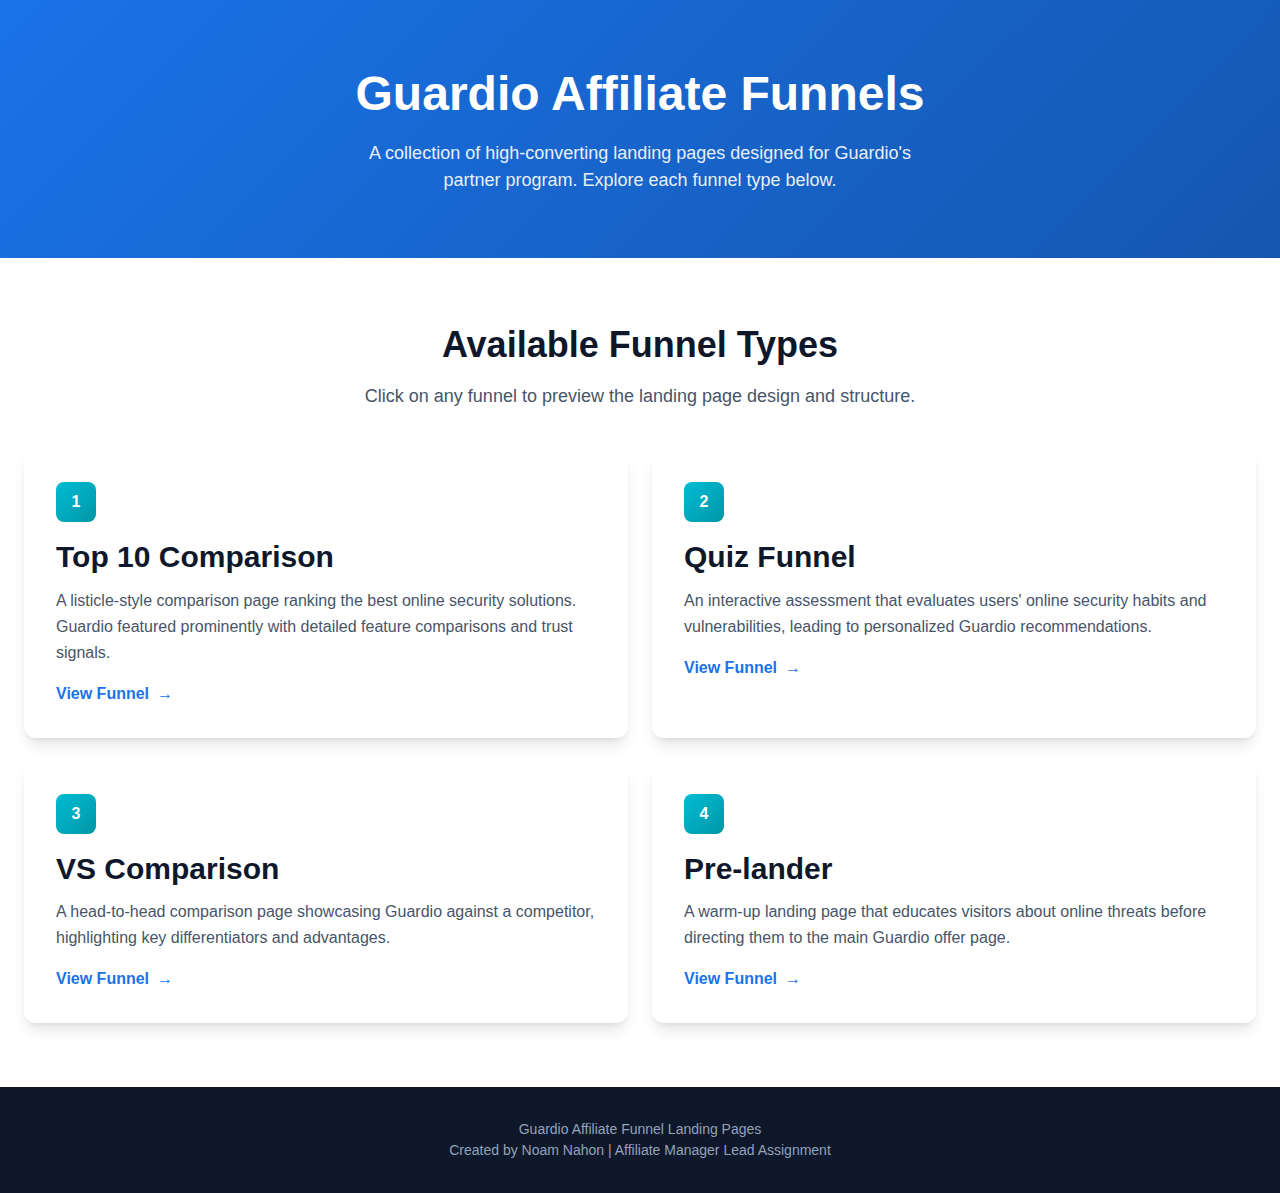
<file: index.html>
<!DOCTYPE html>
<html lang="en">
<head>
  <meta charset="UTF-8">
  <meta name="viewport" content="width=device-width, initial-scale=1.0">
  <meta name="description" content="Guardio Affiliate Funnel Landing Pages - A collection of high-converting landing pages for Guardio's partner program.">
  <title>Guardio Affiliate Funnels - Hub</title>
  <link rel="stylesheet" href="css/styles.css">
  <style>
    /* Hub Page Specific Styles */
    .hero {
      background: linear-gradient(135deg, var(--color-primary) 0%, var(--color-primary-dark) 100%);
      color: var(--color-white);
      padding: var(--spacing-16) var(--spacing-4);
      text-align: center;
    }

    .hero h1 {
      color: var(--color-white);
      margin-bottom: var(--spacing-4);
    }

    .hero p {
      font-size: var(--font-size-lg);
      opacity: 0.9;
      max-width: 600px;
      margin: 0 auto;
    }

    .funnel-grid {
      display: grid;
      grid-template-columns: 1fr;
      gap: var(--spacing-6);
    }

    @media (min-width: 768px) {
      .funnel-grid {
        grid-template-columns: repeat(2, 1fr);
      }
    }

    .funnel-card {
      background: var(--color-white);
      border-radius: var(--radius-xl);
      box-shadow: var(--shadow-lg);
      padding: var(--spacing-8);
      transition: transform var(--transition-base), box-shadow var(--transition-base);
      text-decoration: none;
      display: block;
    }

    .funnel-card:hover {
      transform: translateY(-4px);
      box-shadow: var(--shadow-xl);
    }

    .funnel-card h3 {
      color: var(--color-gray-900);
      margin-bottom: var(--spacing-3);
    }

    .funnel-card p {
      color: var(--color-gray-600);
      margin-bottom: var(--spacing-4);
      line-height: var(--line-height-relaxed);
    }

    .funnel-card .card-link {
      color: var(--color-primary);
      font-weight: var(--font-weight-semibold);
      display: inline-flex;
      align-items: center;
      gap: var(--spacing-2);
    }

    .funnel-card .card-link::after {
      content: '→';
      transition: transform var(--transition-fast);
    }

    .funnel-card:hover .card-link::after {
      transform: translateX(4px);
    }

    .funnel-number {
      display: inline-flex;
      align-items: center;
      justify-content: center;
      width: 40px;
      height: 40px;
      background: linear-gradient(135deg, var(--color-accent) 0%, var(--color-accent-dark) 100%);
      color: var(--color-white);
      font-weight: var(--font-weight-bold);
      border-radius: var(--radius-lg);
      margin-bottom: var(--spacing-4);
    }

    footer {
      background-color: var(--color-gray-900);
      color: var(--color-gray-400);
      text-align: center;
      padding: var(--spacing-8) var(--spacing-4);
    }

    footer p {
      font-size: var(--font-size-sm);
    }
  </style>
</head>
<body>
  <header class="hero">
    <div class="container">
      <h1>Guardio Affiliate Funnels</h1>
      <p>A collection of high-converting landing pages designed for Guardio's partner program. Explore each funnel type below.</p>
    </div>
  </header>

  <main class="section">
    <div class="container">
      <div class="section-header">
        <h2 class="section-title">Available Funnel Types</h2>
        <p class="section-subtitle">Click on any funnel to preview the landing page design and structure.</p>
      </div>

      <div class="funnel-grid">
        <!-- Top 10 Comparison Funnel -->
        <a href="pages/top-10-comparison/index.html" class="funnel-card">
          <div class="funnel-number">1</div>
          <h3>Top 10 Comparison</h3>
          <p>A listicle-style comparison page ranking the best online security solutions. Guardio featured prominently with detailed feature comparisons and trust signals.</p>
          <span class="card-link">View Funnel</span>
        </a>

        <!-- Quiz Funnel -->
        <a href="pages/quiz-funnel/index.html" class="funnel-card">
          <div class="funnel-number">2</div>
          <h3>Quiz Funnel</h3>
          <p>An interactive assessment that evaluates users' online security habits and vulnerabilities, leading to personalized Guardio recommendations.</p>
          <span class="card-link">View Funnel</span>
        </a>

        <!-- VS Comparison Funnel -->
        <a href="pages/vs-comparison/index.html" class="funnel-card">
          <div class="funnel-number">3</div>
          <h3>VS Comparison</h3>
          <p>A head-to-head comparison page showcasing Guardio against a competitor, highlighting key differentiators and advantages.</p>
          <span class="card-link">View Funnel</span>
        </a>

        <!-- Pre-lander Funnel -->
        <a href="pages/pre-lander/index.html" class="funnel-card">
          <div class="funnel-number">4</div>
          <h3>Pre-lander</h3>
          <p>A warm-up landing page that educates visitors about online threats before directing them to the main Guardio offer page.</p>
          <span class="card-link">View Funnel</span>
        </a>
      </div>
    </div>
  </main>

  <footer>
    <div class="container">
      <p>Guardio Affiliate Funnel Landing Pages</p>
      <p>Created by Noam Nahon | Affiliate Manager Lead Assignment</p>
    </div>
  </footer>

  <script src="js/main.js"></script>
</body>
</html>
</file>
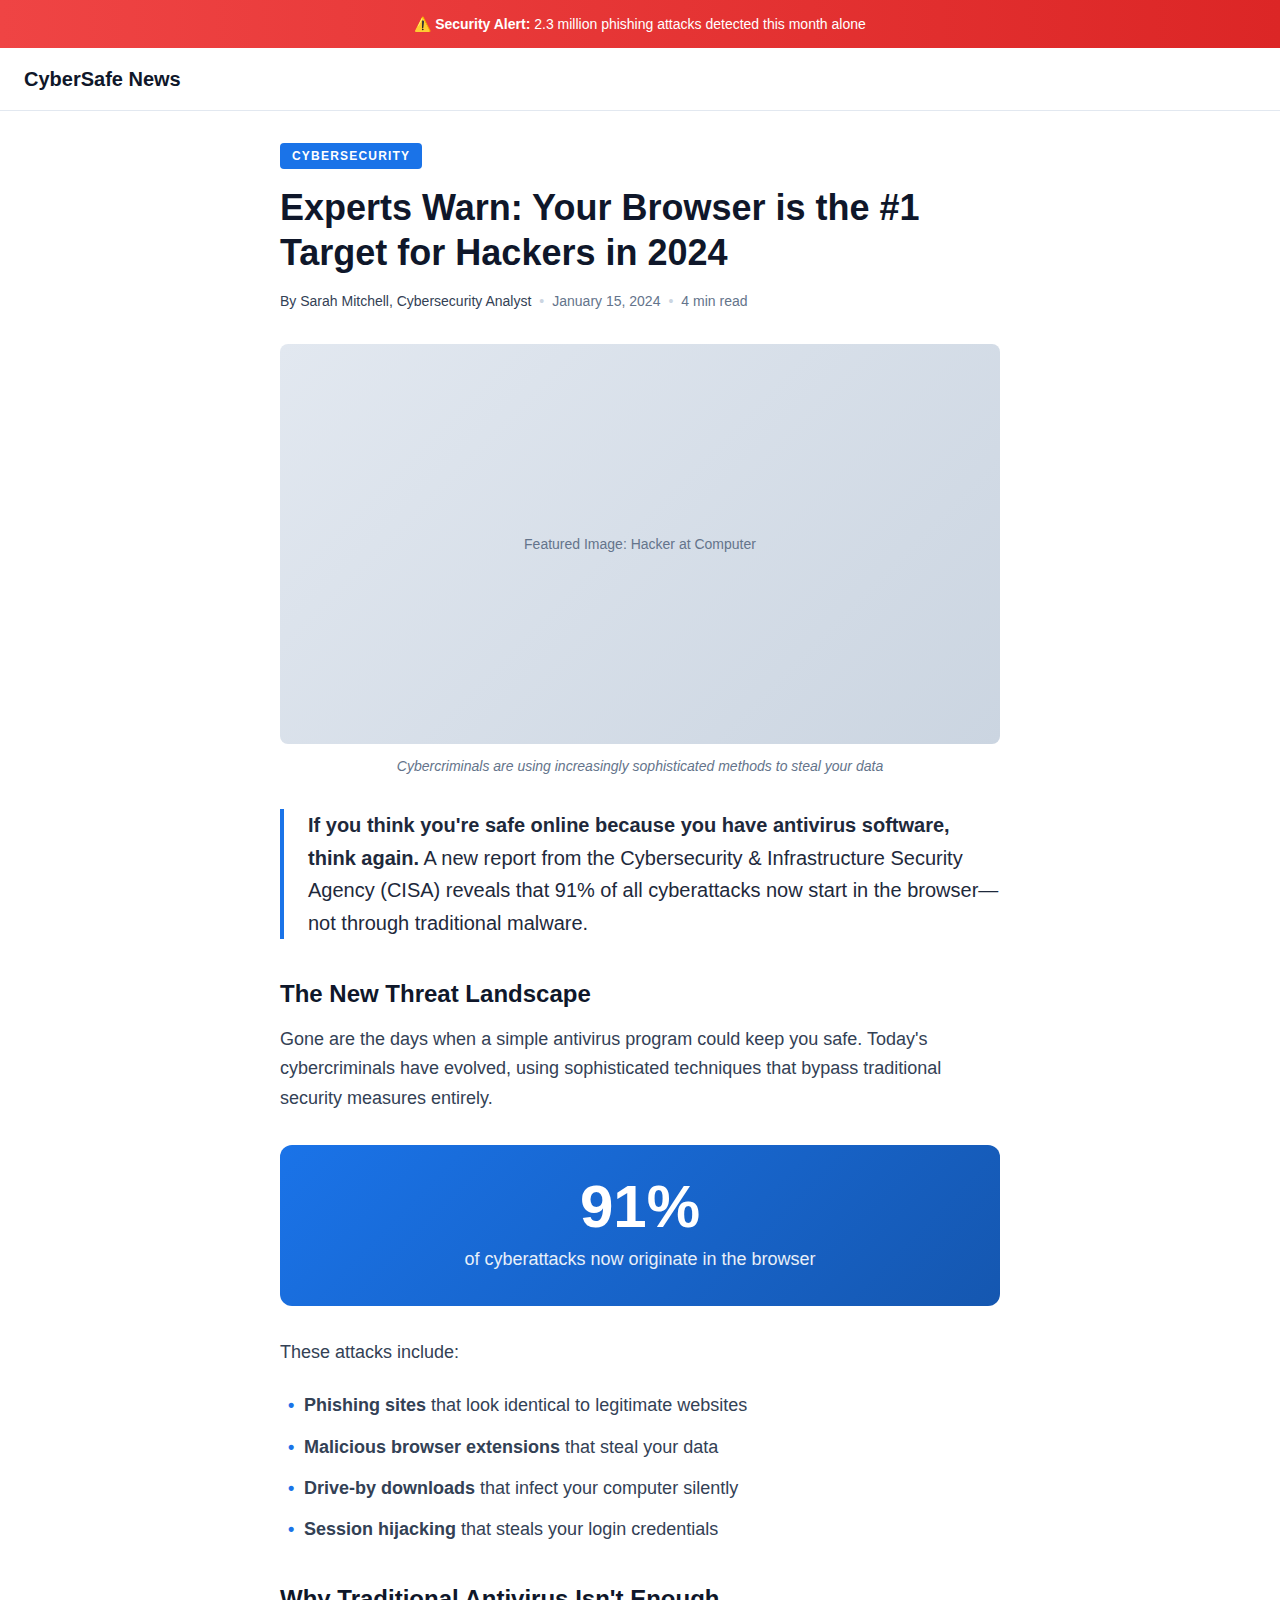
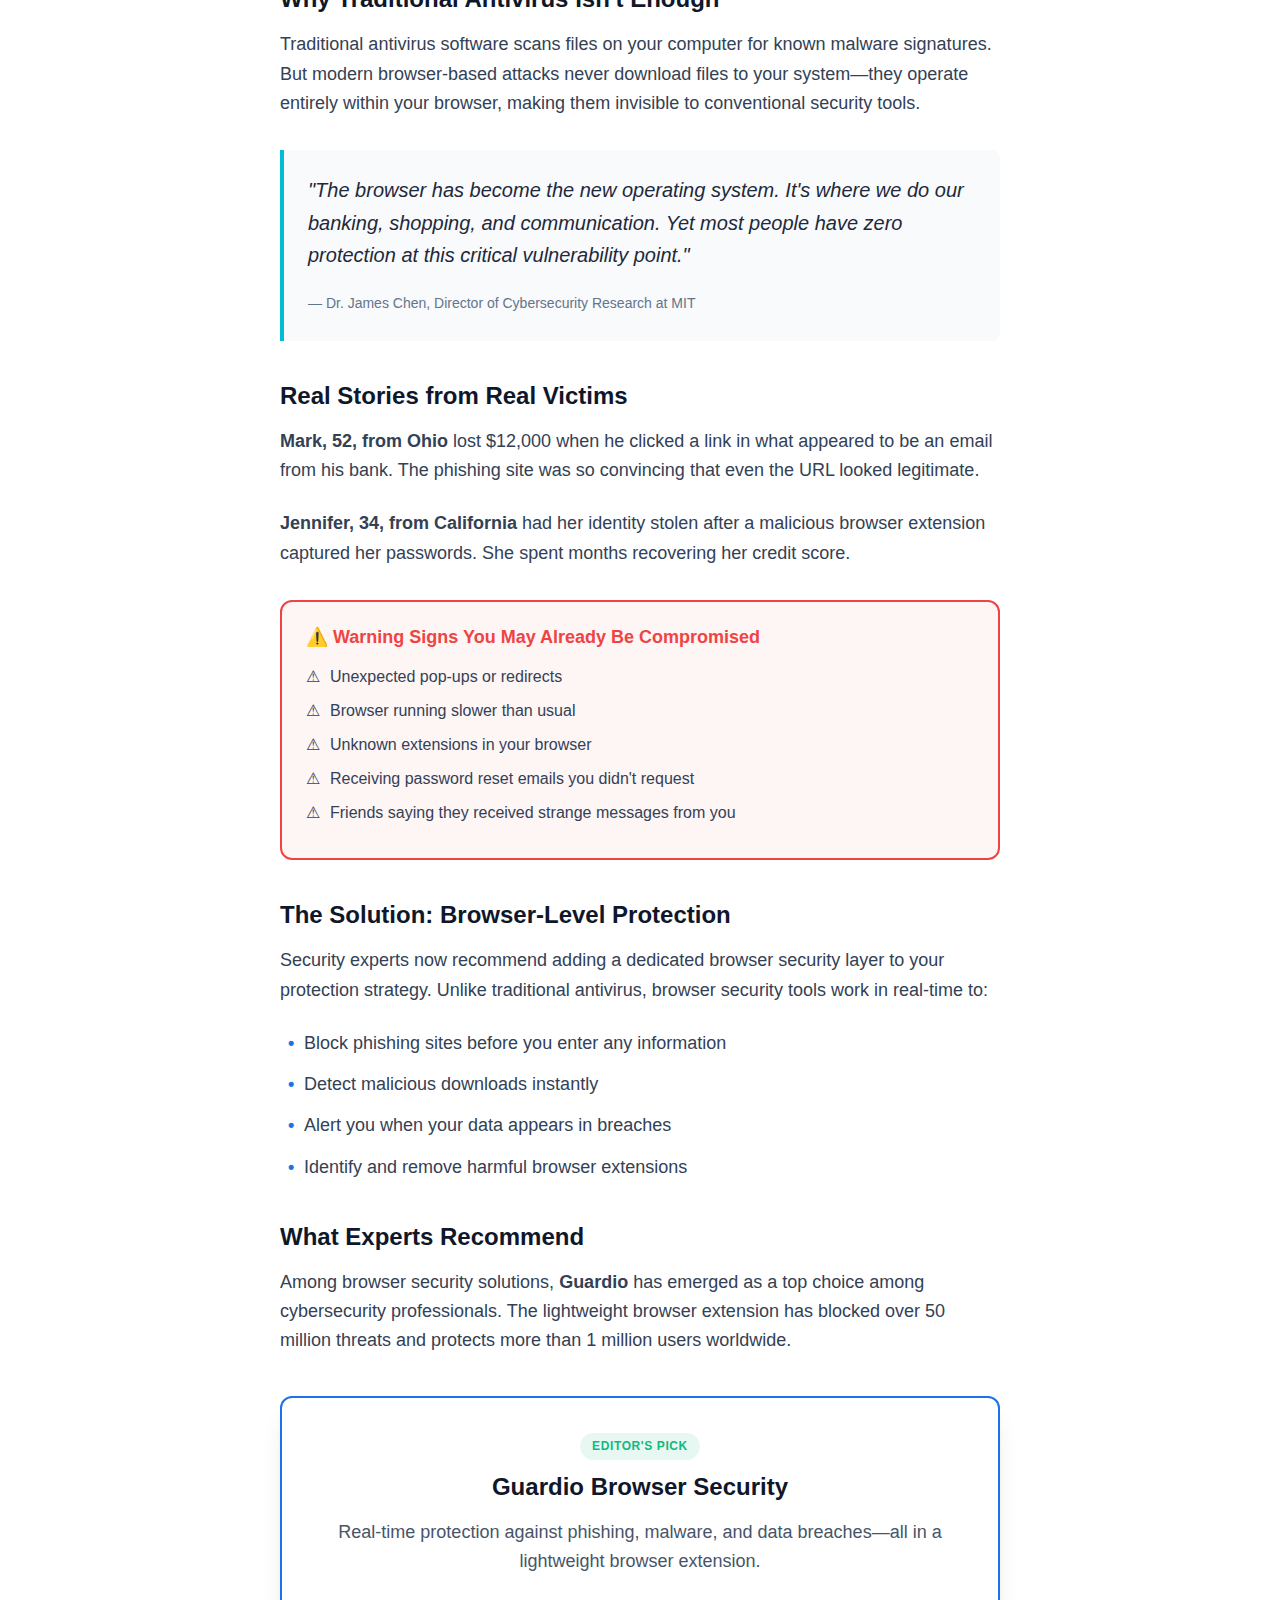
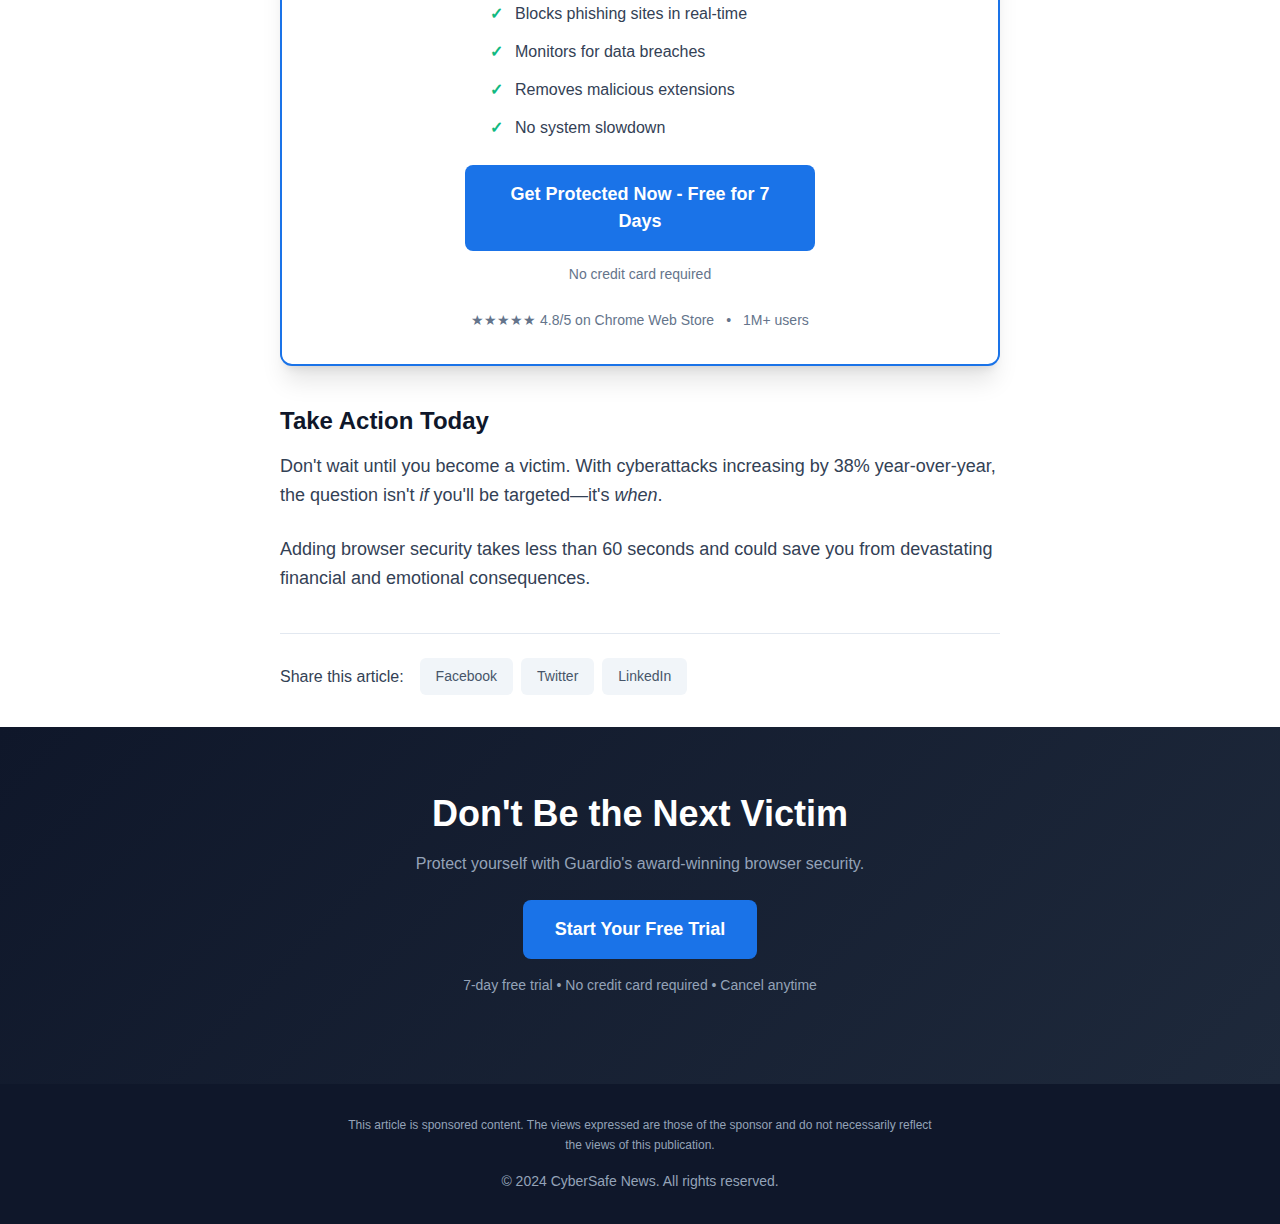
<file: pages/pre-lander/index.html>
<!DOCTYPE html>
<html lang="en">
<head>
  <meta charset="UTF-8">
  <meta name="viewport" content="width=device-width, initial-scale=1.0">
  <meta name="description" content="Discover how hackers are targeting everyday internet users and what you can do to protect yourself from online threats.">
  <title>Warning: Your Browser May Be Exposing You to Hackers</title>
  <link rel="stylesheet" href="../../css/styles.css">
  <link rel="stylesheet" href="styles.css">
</head>
<body>
  <!-- Urgency Bar -->
  <div class="urgency-bar">
    <div class="container">
      <span class="urgency-text">⚠️ <strong>Security Alert:</strong> 2.3 million phishing attacks detected this month alone</span>
    </div>
  </div>

  <header class="prelander-header">
    <div class="container">
      <a href="../../index.html" class="logo">CyberSafe News</a>
    </div>
  </header>

  <main>
    <!-- Article Hero -->
    <article class="article">
      <div class="container container-md">
        <header class="article-header">
          <span class="article-category">Cybersecurity</span>
          <h1>Experts Warn: Your Browser is the #1 Target for Hackers in 2024</h1>
          <p class="article-meta">
            <span class="author">By Sarah Mitchell, Cybersecurity Analyst</span>
            <span class="separator">•</span>
            <time datetime="2024-01-15">January 15, 2024</time>
            <span class="separator">•</span>
            <span class="read-time">4 min read</span>
          </p>
        </header>

        <!-- Featured Image Placeholder -->
        <div class="article-image">
          <div class="image-placeholder">
            <span>Featured Image: Hacker at Computer</span>
          </div>
          <p class="image-caption">Cybercriminals are using increasingly sophisticated methods to steal your data</p>
        </div>

        <!-- Article Content -->
        <div class="article-content">
          <p class="lead">
            <strong>If you think you're safe online because you have antivirus software, think again.</strong> A new report from the Cybersecurity & Infrastructure Security Agency (CISA) reveals that 91% of all cyberattacks now start in the browser—not through traditional malware.
          </p>

          <h2>The New Threat Landscape</h2>
          <p>
            Gone are the days when a simple antivirus program could keep you safe. Today's cybercriminals have evolved, using sophisticated techniques that bypass traditional security measures entirely.
          </p>

          <div class="stat-callout">
            <div class="stat-number">91%</div>
            <div class="stat-text">of cyberattacks now originate in the browser</div>
          </div>

          <p>
            These attacks include:
          </p>
          <ul class="content-list">
            <li><strong>Phishing sites</strong> that look identical to legitimate websites</li>
            <li><strong>Malicious browser extensions</strong> that steal your data</li>
            <li><strong>Drive-by downloads</strong> that infect your computer silently</li>
            <li><strong>Session hijacking</strong> that steals your login credentials</li>
          </ul>

          <h2>Why Traditional Antivirus Isn't Enough</h2>
          <p>
            Traditional antivirus software scans files on your computer for known malware signatures. But modern browser-based attacks never download files to your system—they operate entirely within your browser, making them invisible to conventional security tools.
          </p>

          <blockquote class="expert-quote">
            <p>"The browser has become the new operating system. It's where we do our banking, shopping, and communication. Yet most people have zero protection at this critical vulnerability point."</p>
            <cite>— Dr. James Chen, Director of Cybersecurity Research at MIT</cite>
          </blockquote>

          <h2>Real Stories from Real Victims</h2>
          <p>
            <strong>Mark, 52, from Ohio</strong> lost $12,000 when he clicked a link in what appeared to be an email from his bank. The phishing site was so convincing that even the URL looked legitimate.
          </p>
          <p>
            <strong>Jennifer, 34, from California</strong> had her identity stolen after a malicious browser extension captured her passwords. She spent months recovering her credit score.
          </p>

          <div class="warning-box">
            <h3>⚠️ Warning Signs You May Already Be Compromised</h3>
            <ul>
              <li>Unexpected pop-ups or redirects</li>
              <li>Browser running slower than usual</li>
              <li>Unknown extensions in your browser</li>
              <li>Receiving password reset emails you didn't request</li>
              <li>Friends saying they received strange messages from you</li>
            </ul>
          </div>

          <h2>The Solution: Browser-Level Protection</h2>
          <p>
            Security experts now recommend adding a dedicated browser security layer to your protection strategy. Unlike traditional antivirus, browser security tools work in real-time to:
          </p>
          <ul class="content-list">
            <li>Block phishing sites before you enter any information</li>
            <li>Detect malicious downloads instantly</li>
            <li>Alert you when your data appears in breaches</li>
            <li>Identify and remove harmful browser extensions</li>
          </ul>

          <h2>What Experts Recommend</h2>
          <p>
            Among browser security solutions, <strong>Guardio</strong> has emerged as a top choice among cybersecurity professionals. The lightweight browser extension has blocked over 50 million threats and protects more than 1 million users worldwide.
          </p>

          <!-- Product Highlight -->
          <div class="product-highlight">
            <div class="product-header">
              <span class="badge badge-success">Editor's Pick</span>
              <h3>Guardio Browser Security</h3>
            </div>
            <p>Real-time protection against phishing, malware, and data breaches—all in a lightweight browser extension.</p>
            <ul class="product-features">
              <li><span class="check">✓</span> Blocks phishing sites in real-time</li>
              <li><span class="check">✓</span> Monitors for data breaches</li>
              <li><span class="check">✓</span> Removes malicious extensions</li>
              <li><span class="check">✓</span> No system slowdown</li>
            </ul>
            <div class="product-cta">
              <a href="#" class="btn btn-primary btn-lg">Get Protected Now - Free for 7 Days</a>
              <p class="cta-subtext">No credit card required</p>
            </div>
            <div class="product-proof">
              <span>★★★★★ 4.8/5 on Chrome Web Store</span>
              <span>•</span>
              <span>1M+ users</span>
            </div>
          </div>

          <h2>Take Action Today</h2>
          <p>
            Don't wait until you become a victim. With cyberattacks increasing by 38% year-over-year, the question isn't <em>if</em> you'll be targeted—it's <em>when</em>.
          </p>
          <p>
            Adding browser security takes less than 60 seconds and could save you from devastating financial and emotional consequences.
          </p>
        </div>

        <!-- Article Footer -->
        <footer class="article-footer">
          <div class="share-section">
            <span>Share this article:</span>
            <div class="share-buttons">
              <button class="share-btn">Facebook</button>
              <button class="share-btn">Twitter</button>
              <button class="share-btn">LinkedIn</button>
            </div>
          </div>
        </footer>
      </div>
    </article>

    <!-- Final CTA -->
    <section class="final-cta">
      <div class="container container-md text-center">
        <h2>Don't Be the Next Victim</h2>
        <p>Protect yourself with Guardio's award-winning browser security.</p>
        <a href="#" class="btn btn-primary btn-lg">Start Your Free Trial</a>
        <p class="cta-disclaimer">7-day free trial • No credit card required • Cancel anytime</p>
      </div>
    </section>
  </main>

  <footer class="site-footer">
    <div class="container">
      <p class="disclaimer">This article is sponsored content. The views expressed are those of the sponsor and do not necessarily reflect the views of this publication.</p>
      <p class="copyright">© 2024 CyberSafe News. All rights reserved.</p>
    </div>
  </footer>

  <script src="../../js/main.js"></script>
</body>
</html>
</file>
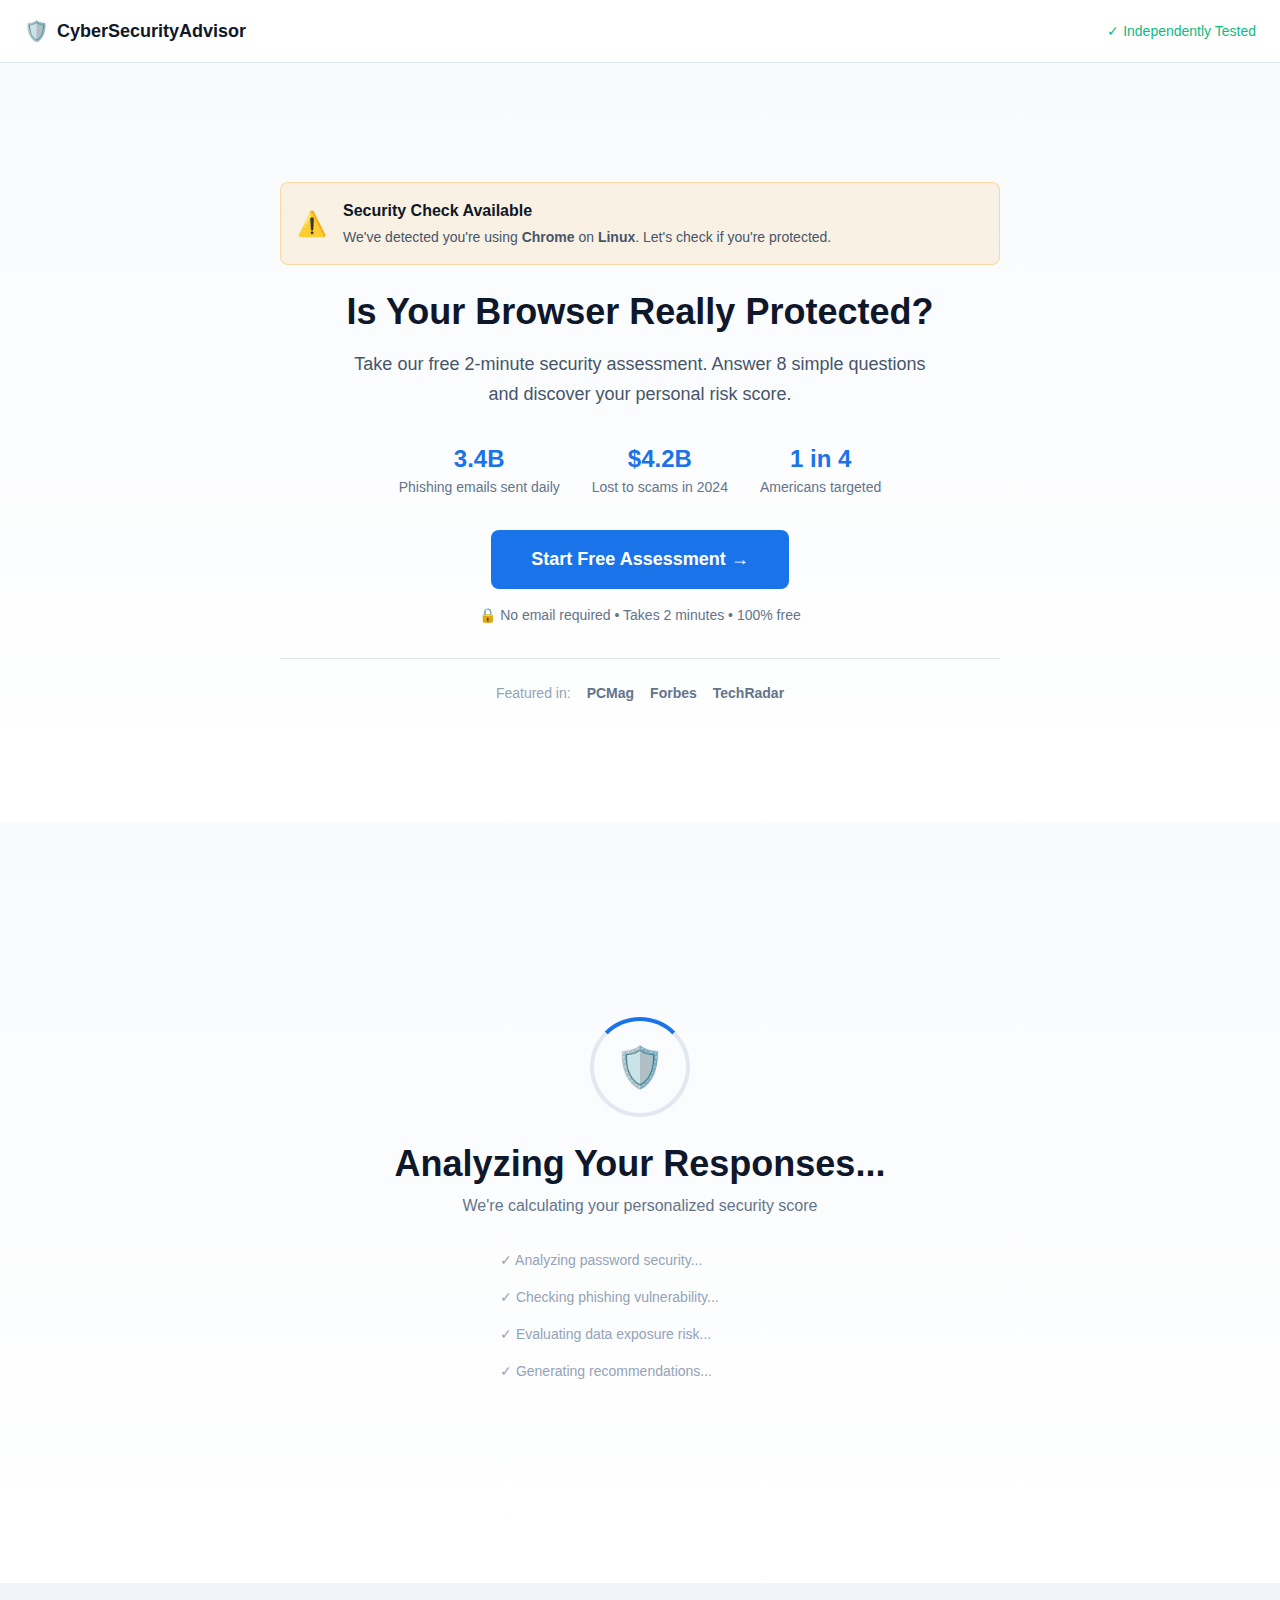
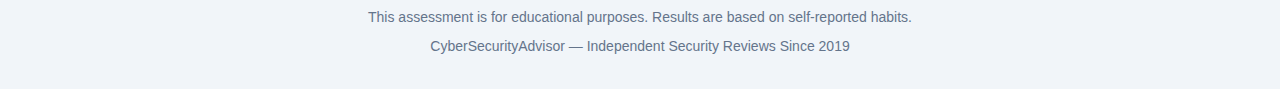
<file: pages/quiz-funnel/index.html>
<!DOCTYPE html>
<html lang="en">
<head>
  <meta charset="UTF-8">
  <meta name="viewport" content="width=device-width, initial-scale=1.0">
  <meta name="description" content="Take our free online security assessment to discover your risk level and get personalized protection recommendations.">
  <title>Free Security Assessment | Is Your Browser Protected?</title>
  <link rel="stylesheet" href="../../css/styles.css">
  <link rel="stylesheet" href="styles.css">
</head>
<body>
  <!-- Header -->
  <header class="quiz-header">
    <div class="container">
      <div class="header-content">
        <a href="../../index.html" class="logo">
          <span class="logo-icon">🛡️</span>
          <span class="logo-text">CyberSecurityAdvisor</span>
        </a>
        <span class="header-badge">✓ Independently Tested</span>
      </div>
    </div>
  </header>

  <main>
    <!-- Quiz Intro Screen -->
    <section class="quiz-intro" id="intro-screen">
      <div class="container container-md">
        <div class="intro-content text-center">
          
          <!-- Browser Detection Alert -->
          <div class="alert-box" id="browser-alert">
            <span class="alert-icon">⚠️</span>
            <div>
              <div class="alert-title">Security Check Available</div>
              <div class="alert-detail" id="browser-info">We've detected you're using <strong id="detected-browser">Chrome</strong> on <strong id="detected-os">Windows</strong>. Let's check if you're protected.</div>
            </div>
          </div>

          <h1>Is Your Browser Really Protected?</h1>
          <p class="intro-subtitle">
            Take our free 2-minute security assessment. Answer 8 simple questions and discover your personal risk score.
          </p>
          
          <div class="intro-stats">
            <div class="stat-item">
              <span class="stat-number">3.4B</span>
              <span class="stat-label">Phishing emails sent daily</span>
            </div>
            <div class="stat-item">
              <span class="stat-number">$4.2B</span>
              <span class="stat-label">Lost to scams in 2024</span>
            </div>
            <div class="stat-item">
              <span class="stat-number">1 in 4</span>
              <span class="stat-label">Americans targeted</span>
            </div>
          </div>

          <button class="btn btn-primary btn-lg start-btn" id="start-quiz-btn">
            Start Free Assessment →
          </button>
          
          <p class="privacy-note">🔒 No email required • Takes 2 minutes • 100% free</p>

          <div class="trust-row">
            <span>Featured in:</span>
            <span class="trust-logo">PCMag</span>
            <span class="trust-logo">Forbes</span>
            <span class="trust-logo">TechRadar</span>
          </div>
        </div>
      </div>
    </section>

    <!-- Quiz Questions Screen (Hidden Initially) -->
    <section class="quiz-container hidden" id="quiz-screen">
      <div class="container container-md">
        
        <!-- Progress Bar -->
        <div class="progress-wrapper">
          <div class="progress-info">
            <span class="progress-text">Question <span id="current-q">1</span> of <span id="total-q">8</span></span>
            <span class="progress-percent" id="progress-percent">0%</span>
          </div>
          <div class="progress-bar">
            <div class="progress-fill" id="progress-fill" style="width: 0%"></div>
          </div>
        </div>

        <!-- Question Card -->
        <div class="question-card">
          <div class="question-number" id="question-number">Question 1</div>
          <div class="question">
            <h2 id="question-text">Loading question...</h2>
            <p class="question-context" id="question-context">Loading context...</p>
          </div>
          <div class="answers" id="answers-container">
            <!-- Answers will be inserted here -->
          </div>
          <div class="quiz-nav">
            <span class="nav-hint">Click an answer to continue</span>
          </div>
        </div>

      </div>
    </section>

    <!-- Loading Screen (Hidden Initially) -->
    <section class="quiz-loading hidden" id="loading-screen">
      <div class="container container-md text-center">
        <div class="loading-animation">
          <div class="loading-spinner"></div>
          <span class="loading-shield">🛡️</span>
        </div>
        <h2>Analyzing Your Responses...</h2>
        <p class="loading-text">We're calculating your personalized security score</p>
        <div class="loading-steps">
          <div class="loading-step" id="step-1">✓ Analyzing password security...</div>
          <div class="loading-step" id="step-2">✓ Checking phishing vulnerability...</div>
          <div class="loading-step" id="step-3">✓ Evaluating data exposure risk...</div>
          <div class="loading-step" id="step-4">✓ Generating recommendations...</div>
        </div>
      </div>
    </section>
  </main>

  <!-- Footer -->
  <footer class="quiz-footer">
    <div class="container text-center">
      <p>This assessment is for educational purposes. Results are based on self-reported habits.</p>
      <p class="footer-brand">CyberSecurityAdvisor — Independent Security Reviews Since 2019</p>
    </div>
  </footer>

  <script>
    (function() {
      'use strict';

      // Quiz Questions with emojis and context
      const questions = [
        {
          question: "How many different passwords do you use across your online accounts?",
          context: "💡 Did you know? 81% of data breaches are caused by weak or reused passwords. Using the same password everywhere means one breach exposes all your accounts.",
          answers: [
            { text: "One password for everything", icon: "🔓", value: 0 },
            { text: "2-3 passwords I rotate", icon: "🔑", value: 2 },
            { text: "A different password for each account", icon: "🔐", value: 5 }
          ]
        },
        {
          question: "When you receive an email asking you to click a link, what do you usually do?",
          context: "💡 Did you know? 91% of cyberattacks start with a phishing email. Scammers create emails that look identical to real ones from Amazon, banks, and Netflix.",
          answers: [
            { text: "Click it if it looks legitimate", icon: "👆", value: 0 },
            { text: "Sometimes click, sometimes check first", icon: "🤔", value: 2 },
            { text: "Always verify the sender and URL first", icon: "🔍", value: 5 }
          ]
        },
        {
          question: "Do you ever access your bank account or make purchases on public Wi-Fi?",
          context: "💡 Did you know? Hackers can intercept data on public Wi-Fi in coffee shops, airports, and hotels. Your banking info can be stolen in seconds.",
          answers: [
            { text: "Yes, I do it regularly", icon: "📶", value: 0 },
            { text: "Occasionally when I need to", icon: "⚡", value: 2 },
            { text: "Never — I wait for secure Wi-Fi", icon: "🏠", value: 5 }
          ]
        },
        {
          question: "Have you ever checked if your email address was involved in a data breach?",
          context: "💡 Did you know? Over 12 billion personal records have been exposed in data breaches. Your email has likely been leaked at least once.",
          answers: [
            { text: "No, I don't know how to check", icon: "❓", value: 0 },
            { text: "I checked once, a while ago", icon: "📅", value: 2 },
            { text: "Yes, I check regularly", icon: "✅", value: 5 }
          ]
        },
        {
          question: "Do you have any browser security extensions or protection tools installed?",
          context: "💡 Did you know? Chrome and Edge block some threats, but miss up to 40% of new phishing sites. Dedicated protection catches what browsers miss.",
          answers: [
            { text: "No, I don't have any protection", icon: "🚫", value: 0 },
            { text: "I'm not sure what I have", icon: "🤷", value: 1 },
            { text: "Yes, I have security tools installed", icon: "🛡️", value: 5 }
          ]
        },
        {
          question: "How many of your important accounts use two-factor authentication (2FA)?",
          context: "💡 Did you know? 2FA blocks 99.9% of automated attacks. Without it, a stolen password gives hackers complete access to your account.",
          answers: [
            { text: "None of them", icon: "😰", value: 0 },
            { text: "Some of them", icon: "📱", value: 2 },
            { text: "All my important accounts", icon: "💪", value: 5 }
          ]
        },
        {
          question: "How often do you update your browser and operating system?",
          context: "💡 Did you know? Security updates patch vulnerabilities hackers actively exploit. Skipping updates leaves known 'doors' open for attackers.",
          answers: [
            { text: "I usually ignore update notifications", icon: "🙈", value: 0 },
            { text: "When I remember or have time", icon: "⏰", value: 2 },
            { text: "As soon as updates are available", icon: "🚀", value: 5 }
          ]
        },
        {
          question: "Do you have any way to monitor if your personal information appears on the dark web?",
          context: "💡 Did you know? Stolen data is sold on the dark web within hours of a breach. Identity theft can go unnoticed for months without monitoring.",
          answers: [
            { text: "No, I don't monitor this at all", icon: "🌑", value: 0 },
            { text: "I'm not sure what that means", icon: "❓", value: 0 },
            { text: "Yes, I have dark web monitoring", icon: "👁️", value: 5 }
          ]
        }
      ];

      // State
      let currentQuestion = 0;
      let score = 0;
      let answers = {};
      const totalQuestions = questions.length;
      const maxScore = totalQuestions * 5;

      // DOM Elements
      const introScreen = document.getElementById('intro-screen');
      const quizScreen = document.getElementById('quiz-screen');
      const loadingScreen = document.getElementById('loading-screen');
      const startBtn = document.getElementById('start-quiz-btn');
      const questionNumber = document.getElementById('question-number');
      const questionText = document.getElementById('question-text');
      const questionContext = document.getElementById('question-context');
      const answersContainer = document.getElementById('answers-container');
      const progressFill = document.getElementById('progress-fill');
      const progressPercent = document.getElementById('progress-percent');
      const currentQ = document.getElementById('current-q');
      const totalQ = document.getElementById('total-q');

      // Browser Detection
      function detectBrowser() {
        const userAgent = navigator.userAgent;
        let browser = 'your browser';
        let os = 'your device';

        // Detect OS
        if (userAgent.indexOf('Windows') > -1) os = 'Windows';
        else if (userAgent.indexOf('Mac') > -1) os = 'macOS';
        else if (userAgent.indexOf('Linux') > -1) os = 'Linux';
        else if (userAgent.indexOf('Android') > -1) os = 'Android';
        else if (/iPad|iPhone|iPod/.test(userAgent)) os = 'iOS';

        // Detect Browser
        if (userAgent.indexOf('Edg') > -1) browser = 'Edge';
        else if (userAgent.indexOf('Chrome') > -1) browser = 'Chrome';
        else if (userAgent.indexOf('Firefox') > -1) browser = 'Firefox';
        else if (userAgent.indexOf('Safari') > -1) browser = 'Safari';

        return { browser, os };
      }

      // Initialize
      function init() {
        totalQ.textContent = totalQuestions;
        
        // Set browser info
        const { browser, os } = detectBrowser();
        document.getElementById('detected-browser').textContent = browser;
        document.getElementById('detected-os').textContent = os;
      }

      // Start Quiz - HIDE intro, SHOW quiz (no scrolling)
      startBtn.addEventListener('click', function() {
        introScreen.classList.add('hidden');
        quizScreen.classList.remove('hidden');
        showQuestion(0);
      });

      // Show Question
      function showQuestion(index) {
        if (index >= totalQuestions) {
          finishQuiz();
          return;
        }

        currentQuestion = index;
        const q = questions[index];

        // Update progress
        const progress = Math.round((index / totalQuestions) * 100);
        progressFill.style.width = progress + '%';
        progressPercent.textContent = progress + '%';
        currentQ.textContent = index + 1;

        // Update question number
        questionNumber.textContent = `Question ${index + 1}`;

        // Update question text and context
        questionText.textContent = q.question;
        questionContext.textContent = q.context;

        // Create answer buttons with emojis
        answersContainer.innerHTML = '';
        q.answers.forEach((answer, i) => {
          const btn = document.createElement('button');
          btn.className = 'answer-btn';
          btn.innerHTML = `
            <span class="answer-icon">${answer.icon}</span>
            <span class="answer-text">${answer.text}</span>
          `;
          btn.addEventListener('click', function() {
            selectAnswer(answer.value, index, i);
          });
          answersContainer.appendChild(btn);
        });
      }

      // Select Answer
      function selectAnswer(value, questionIndex, answerIndex) {
        score += value;
        answers[questionIndex] = answerIndex;

        // Visual feedback
        const buttons = answersContainer.querySelectorAll('.answer-btn');
        buttons[answerIndex].classList.add('selected');

        // Disable all buttons
        buttons.forEach(btn => btn.disabled = true);

        // Auto-advance after short delay
        setTimeout(() => {
          showQuestion(currentQuestion + 1);
        }, 400);
      }

      // Finish Quiz
      function finishQuiz() {
        // Calculate final score (0-100)
        const finalScore = Math.round((score / maxScore) * 100);

        // Store data for results page
        sessionStorage.setItem('quizScore', finalScore);
        sessionStorage.setItem('quizAnswers', JSON.stringify(answers));

        // Hide quiz, show loading
        quizScreen.classList.add('hidden');
        loadingScreen.classList.remove('hidden');

        // Animate loading steps
        const steps = ['step-1', 'step-2', 'step-3', 'step-4'];
        steps.forEach((step, i) => {
          setTimeout(() => {
            document.getElementById(step).classList.add('active');
          }, i * 500);
        });

        // Redirect after loading animation
        setTimeout(() => {
          window.location.href = `results.html?score=${finalScore}`;
        }, 2500);
      }

      // Initialize on page load
      init();
    })();
  </script>
</body>
</html>
</file>
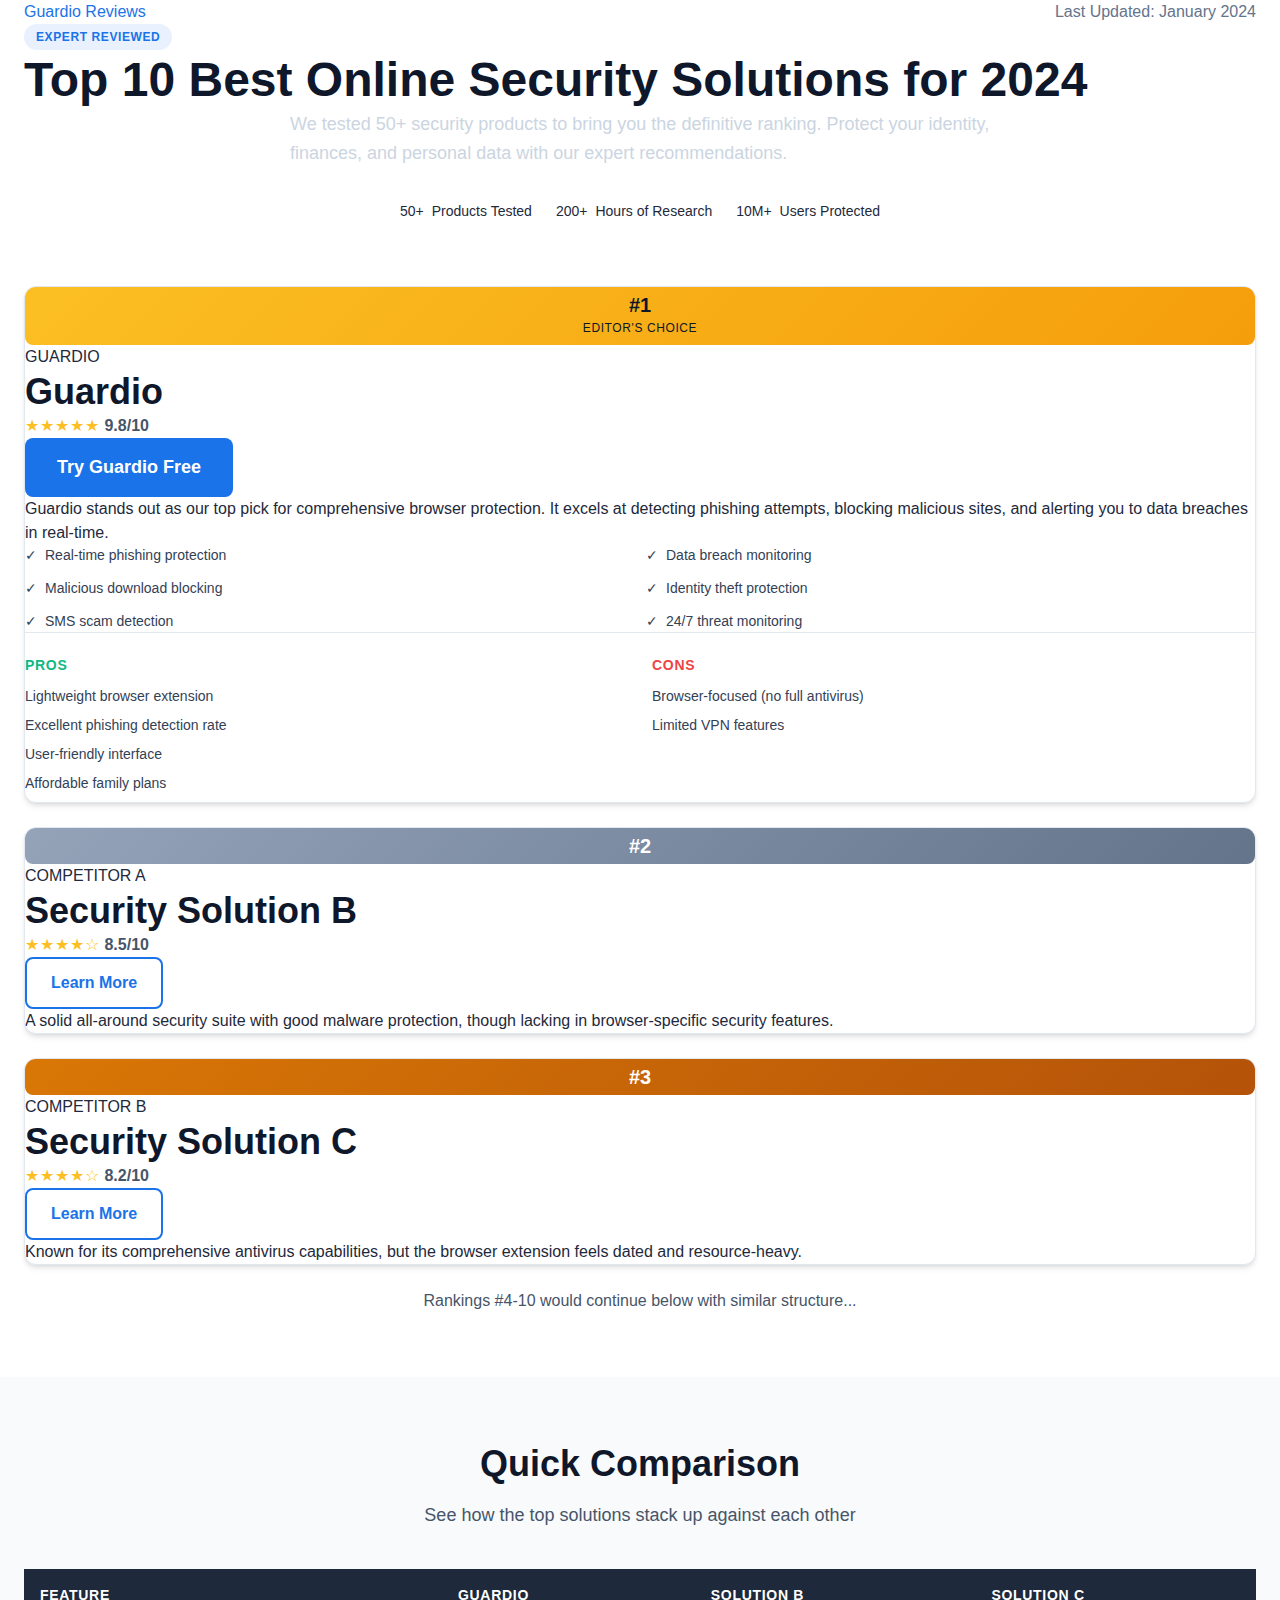
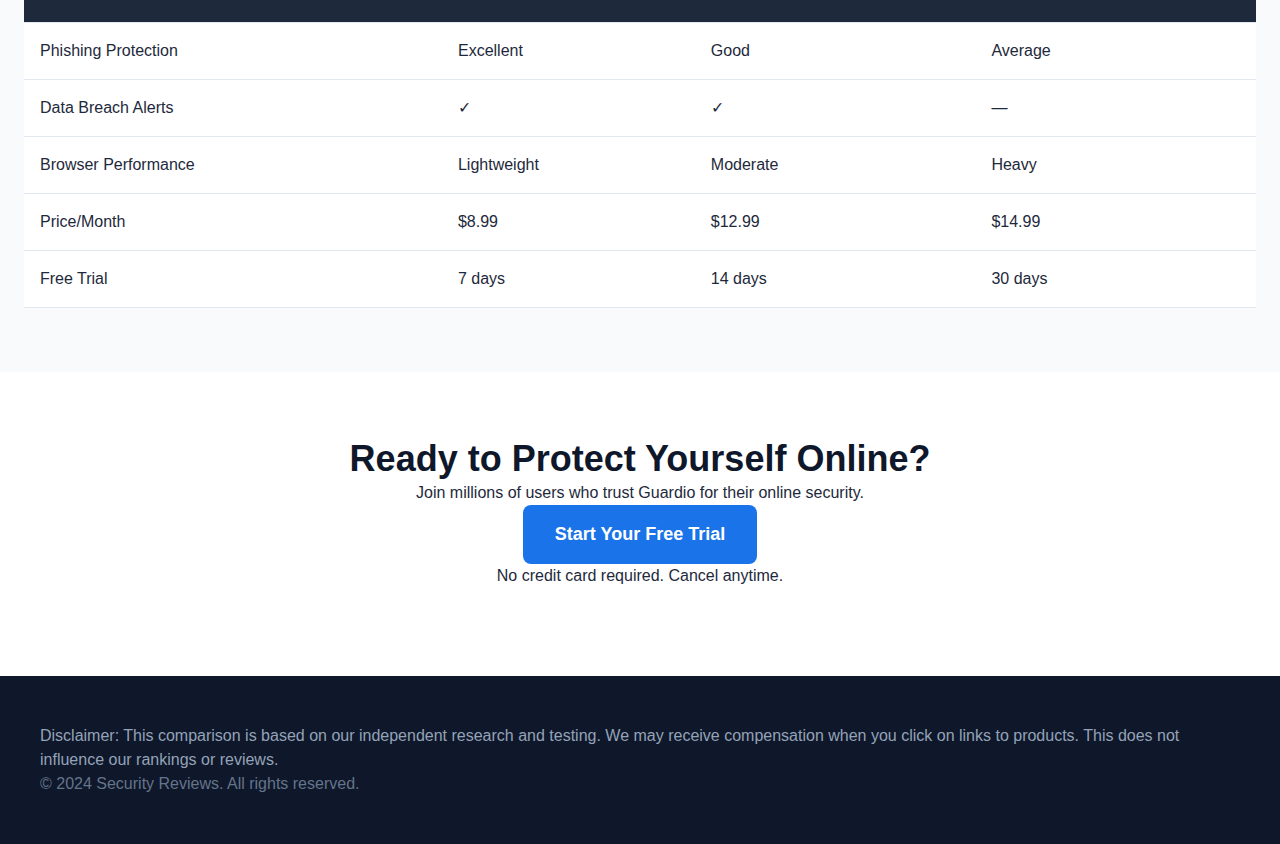
<file: pages/top-10-comparison/index.html>
<!DOCTYPE html>
<html lang="en">
<head>
  <meta charset="UTF-8">
  <meta name="viewport" content="width=device-width, initial-scale=1.0">
  <meta name="description" content="Top 10 Best Online Security Solutions for 2024 - Compare features, pricing, and protection levels to find the best security software for your needs.">
  <title>Top 10 Best Online Security Solutions 2024 | Expert Comparison</title>
  <link rel="stylesheet" href="../../css/styles.css">
  <link rel="stylesheet" href="styles.css">
</head>
<body>
  <header class="top-header">
    <div class="container">
      <nav class="nav flex items-center justify-between">
        <a href="../../index.html" class="nav-logo">Guardio Reviews</a>
        <span class="last-updated">Last Updated: January 2024</span>
      </nav>
    </div>
  </header>

  <main>
    <!-- Hero Section -->
    <section class="hero-section">
      <div class="container">
        <span class="badge badge-primary">Expert Reviewed</span>
        <h1>Top 10 Best Online Security Solutions for 2024</h1>
        <p class="hero-subtitle">We tested 50+ security products to bring you the definitive ranking. Protect your identity, finances, and personal data with our expert recommendations.</p>
        <div class="trust-indicators flex items-center justify-center gap-6">
          <div class="trust-item">
            <span class="trust-number">50+</span>
            <span class="trust-label">Products Tested</span>
          </div>
          <div class="trust-item">
            <span class="trust-number">200+</span>
            <span class="trust-label">Hours of Research</span>
          </div>
          <div class="trust-item">
            <span class="trust-number">10M+</span>
            <span class="trust-label">Users Protected</span>
          </div>
        </div>
      </div>
    </section>

    <!-- Rankings Section -->
    <section class="section rankings-section">
      <div class="container">
        <!-- Rank #1 - Guardio (Featured) -->
        <article class="ranking-card ranking-featured">
          <div class="rank-badge rank-1">
            <span class="rank-number">#1</span>
            <span class="rank-label">Editor's Choice</span>
          </div>
          <div class="ranking-content">
            <div class="ranking-header">
              <div class="product-info">
                <div class="product-logo-placeholder">GUARDIO</div>
                <div class="product-details">
                  <h2>Guardio</h2>
                  <div class="rating">
                    <span class="stars">★★★★★</span>
                    <span class="rating-score">9.8/10</span>
                  </div>
                </div>
              </div>
              <div class="product-cta">
                <a href="#" class="btn btn-primary btn-lg">Try Guardio Free</a>
                <span class="cta-note">7-day free trial</span>
              </div>
            </div>
            <div class="ranking-body">
              <p class="product-description">Guardio stands out as our top pick for comprehensive browser protection. It excels at detecting phishing attempts, blocking malicious sites, and alerting you to data breaches in real-time.</p>
              <div class="features-grid">
                <div class="feature-item">
                  <span class="feature-icon">✓</span>
                  <span>Real-time phishing protection</span>
                </div>
                <div class="feature-item">
                  <span class="feature-icon">✓</span>
                  <span>Data breach monitoring</span>
                </div>
                <div class="feature-item">
                  <span class="feature-icon">✓</span>
                  <span>Malicious download blocking</span>
                </div>
                <div class="feature-item">
                  <span class="feature-icon">✓</span>
                  <span>Identity theft protection</span>
                </div>
                <div class="feature-item">
                  <span class="feature-icon">✓</span>
                  <span>SMS scam detection</span>
                </div>
                <div class="feature-item">
                  <span class="feature-icon">✓</span>
                  <span>24/7 threat monitoring</span>
                </div>
              </div>
              <div class="pros-cons">
                <div class="pros">
                  <h4>Pros</h4>
                  <ul>
                    <li>Lightweight browser extension</li>
                    <li>Excellent phishing detection rate</li>
                    <li>User-friendly interface</li>
                    <li>Affordable family plans</li>
                  </ul>
                </div>
                <div class="cons">
                  <h4>Cons</h4>
                  <ul>
                    <li>Browser-focused (no full antivirus)</li>
                    <li>Limited VPN features</li>
                  </ul>
                </div>
              </div>
            </div>
          </div>
        </article>

        <!-- Rank #2 -->
        <article class="ranking-card">
          <div class="rank-badge rank-2">
            <span class="rank-number">#2</span>
          </div>
          <div class="ranking-content">
            <div class="ranking-header">
              <div class="product-info">
                <div class="product-logo-placeholder">COMPETITOR A</div>
                <div class="product-details">
                  <h2>Security Solution B</h2>
                  <div class="rating">
                    <span class="stars">★★★★☆</span>
                    <span class="rating-score">8.5/10</span>
                  </div>
                </div>
              </div>
              <div class="product-cta">
                <a href="#" class="btn btn-outline">Learn More</a>
              </div>
            </div>
            <p class="product-summary">A solid all-around security suite with good malware protection, though lacking in browser-specific security features.</p>
          </div>
        </article>

        <!-- Rank #3 -->
        <article class="ranking-card">
          <div class="rank-badge rank-3">
            <span class="rank-number">#3</span>
          </div>
          <div class="ranking-content">
            <div class="ranking-header">
              <div class="product-info">
                <div class="product-logo-placeholder">COMPETITOR B</div>
                <div class="product-details">
                  <h2>Security Solution C</h2>
                  <div class="rating">
                    <span class="stars">★★★★☆</span>
                    <span class="rating-score">8.2/10</span>
                  </div>
                </div>
              </div>
              <div class="product-cta">
                <a href="#" class="btn btn-outline">Learn More</a>
              </div>
            </div>
            <p class="product-summary">Known for its comprehensive antivirus capabilities, but the browser extension feels dated and resource-heavy.</p>
          </div>
        </article>

        <!-- Placeholder for ranks 4-10 -->
        <div class="more-rankings">
          <p class="text-center text-gray-600">Rankings #4-10 would continue below with similar structure...</p>
        </div>
      </div>
    </section>

    <!-- Comparison Table Section -->
    <section class="section bg-gray-50">
      <div class="container">
        <div class="section-header">
          <h2 class="section-title">Quick Comparison</h2>
          <p class="section-subtitle">See how the top solutions stack up against each other</p>
        </div>
        <div class="comparison-table-wrapper">
          <table class="comparison-table">
            <thead>
              <tr>
                <th>Feature</th>
                <th class="highlight">Guardio</th>
                <th>Solution B</th>
                <th>Solution C</th>
              </tr>
            </thead>
            <tbody>
              <tr>
                <td>Phishing Protection</td>
                <td class="highlight">Excellent</td>
                <td>Good</td>
                <td>Average</td>
              </tr>
              <tr>
                <td>Data Breach Alerts</td>
                <td class="highlight">✓</td>
                <td>✓</td>
                <td>—</td>
              </tr>
              <tr>
                <td>Browser Performance</td>
                <td class="highlight">Lightweight</td>
                <td>Moderate</td>
                <td>Heavy</td>
              </tr>
              <tr>
                <td>Price/Month</td>
                <td class="highlight">$8.99</td>
                <td>$12.99</td>
                <td>$14.99</td>
              </tr>
              <tr>
                <td>Free Trial</td>
                <td class="highlight">7 days</td>
                <td>14 days</td>
                <td>30 days</td>
              </tr>
            </tbody>
          </table>
        </div>
      </div>
    </section>

    <!-- CTA Section -->
    <section class="section cta-section">
      <div class="container text-center">
        <h2>Ready to Protect Yourself Online?</h2>
        <p>Join millions of users who trust Guardio for their online security.</p>
        <a href="#" class="btn btn-primary btn-lg">Start Your Free Trial</a>
        <p class="cta-disclaimer">No credit card required. Cancel anytime.</p>
      </div>
    </section>
  </main>

  <footer class="site-footer">
    <div class="container">
      <p class="disclaimer">Disclaimer: This comparison is based on our independent research and testing. We may receive compensation when you click on links to products. This does not influence our rankings or reviews.</p>
      <p class="copyright">© 2024 Security Reviews. All rights reserved.</p>
    </div>
  </footer>

  <script src="../../js/main.js"></script>
</body>
</html>
</file>
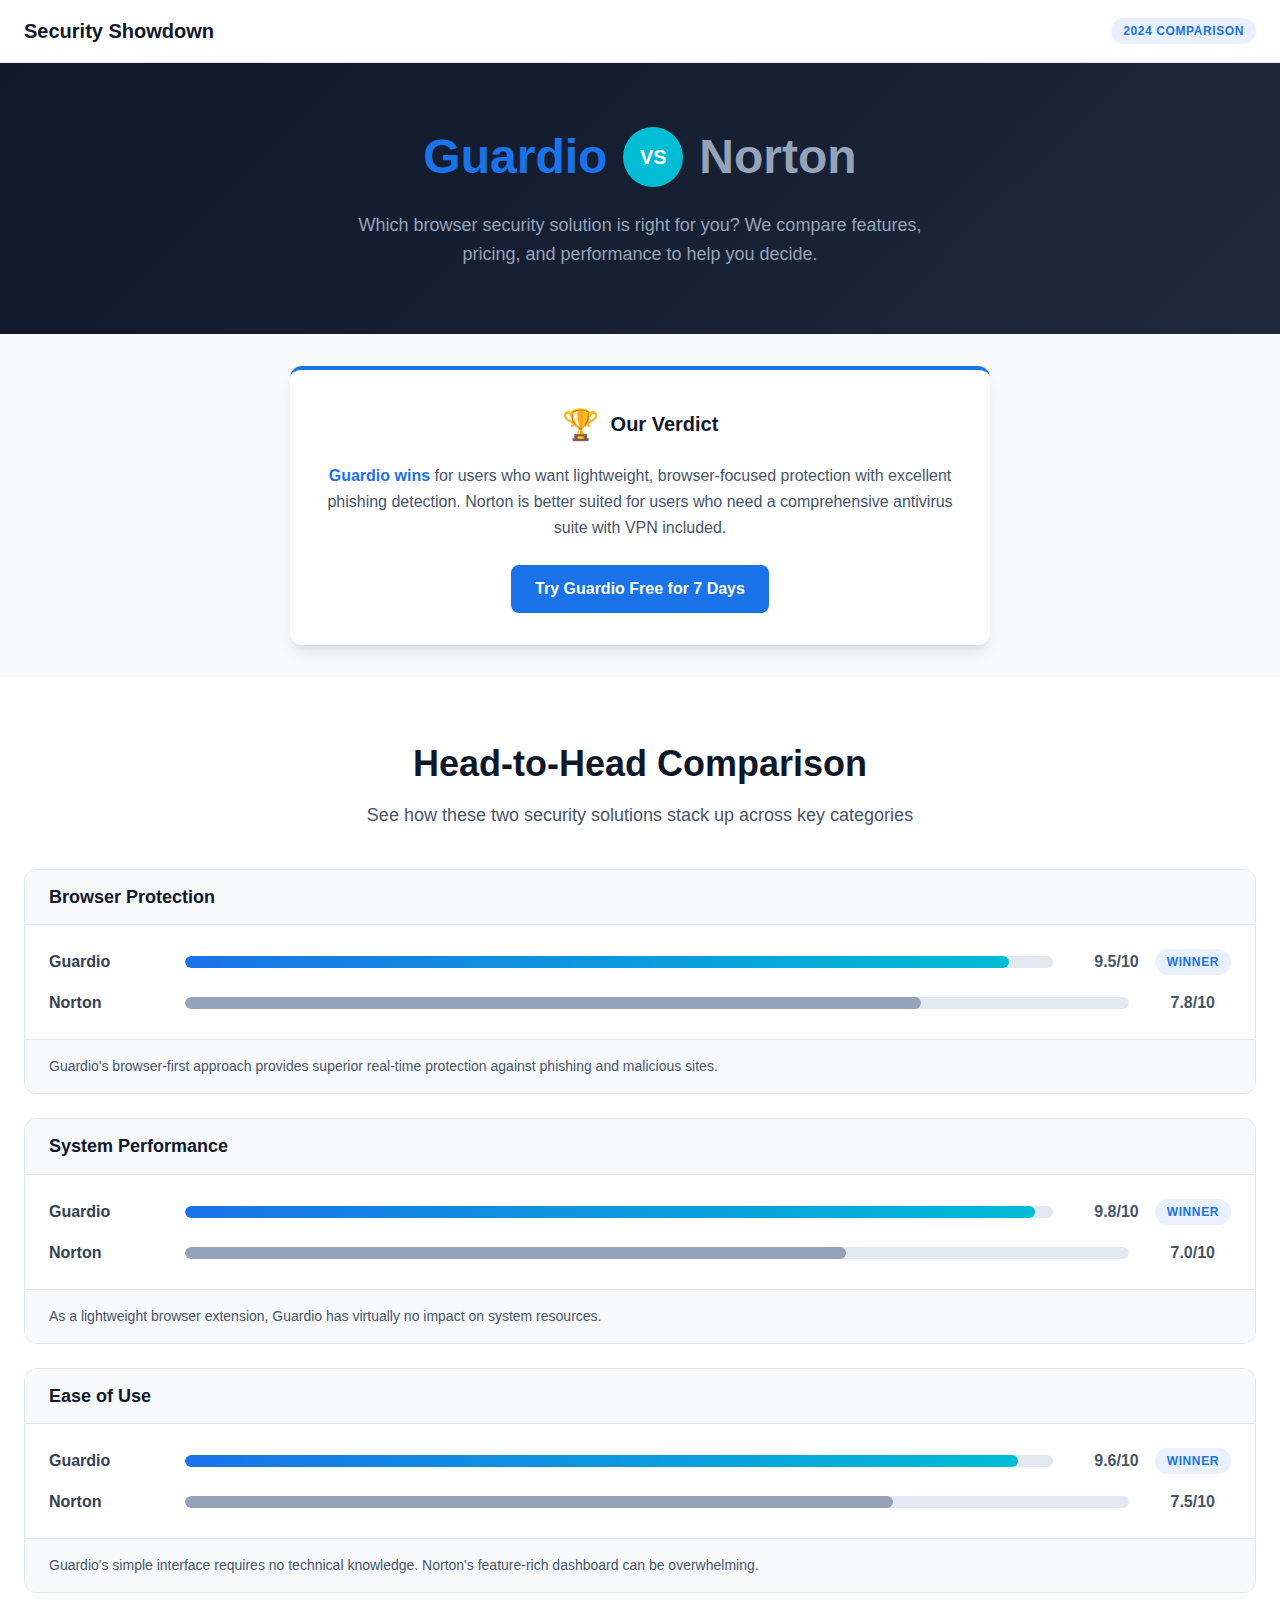
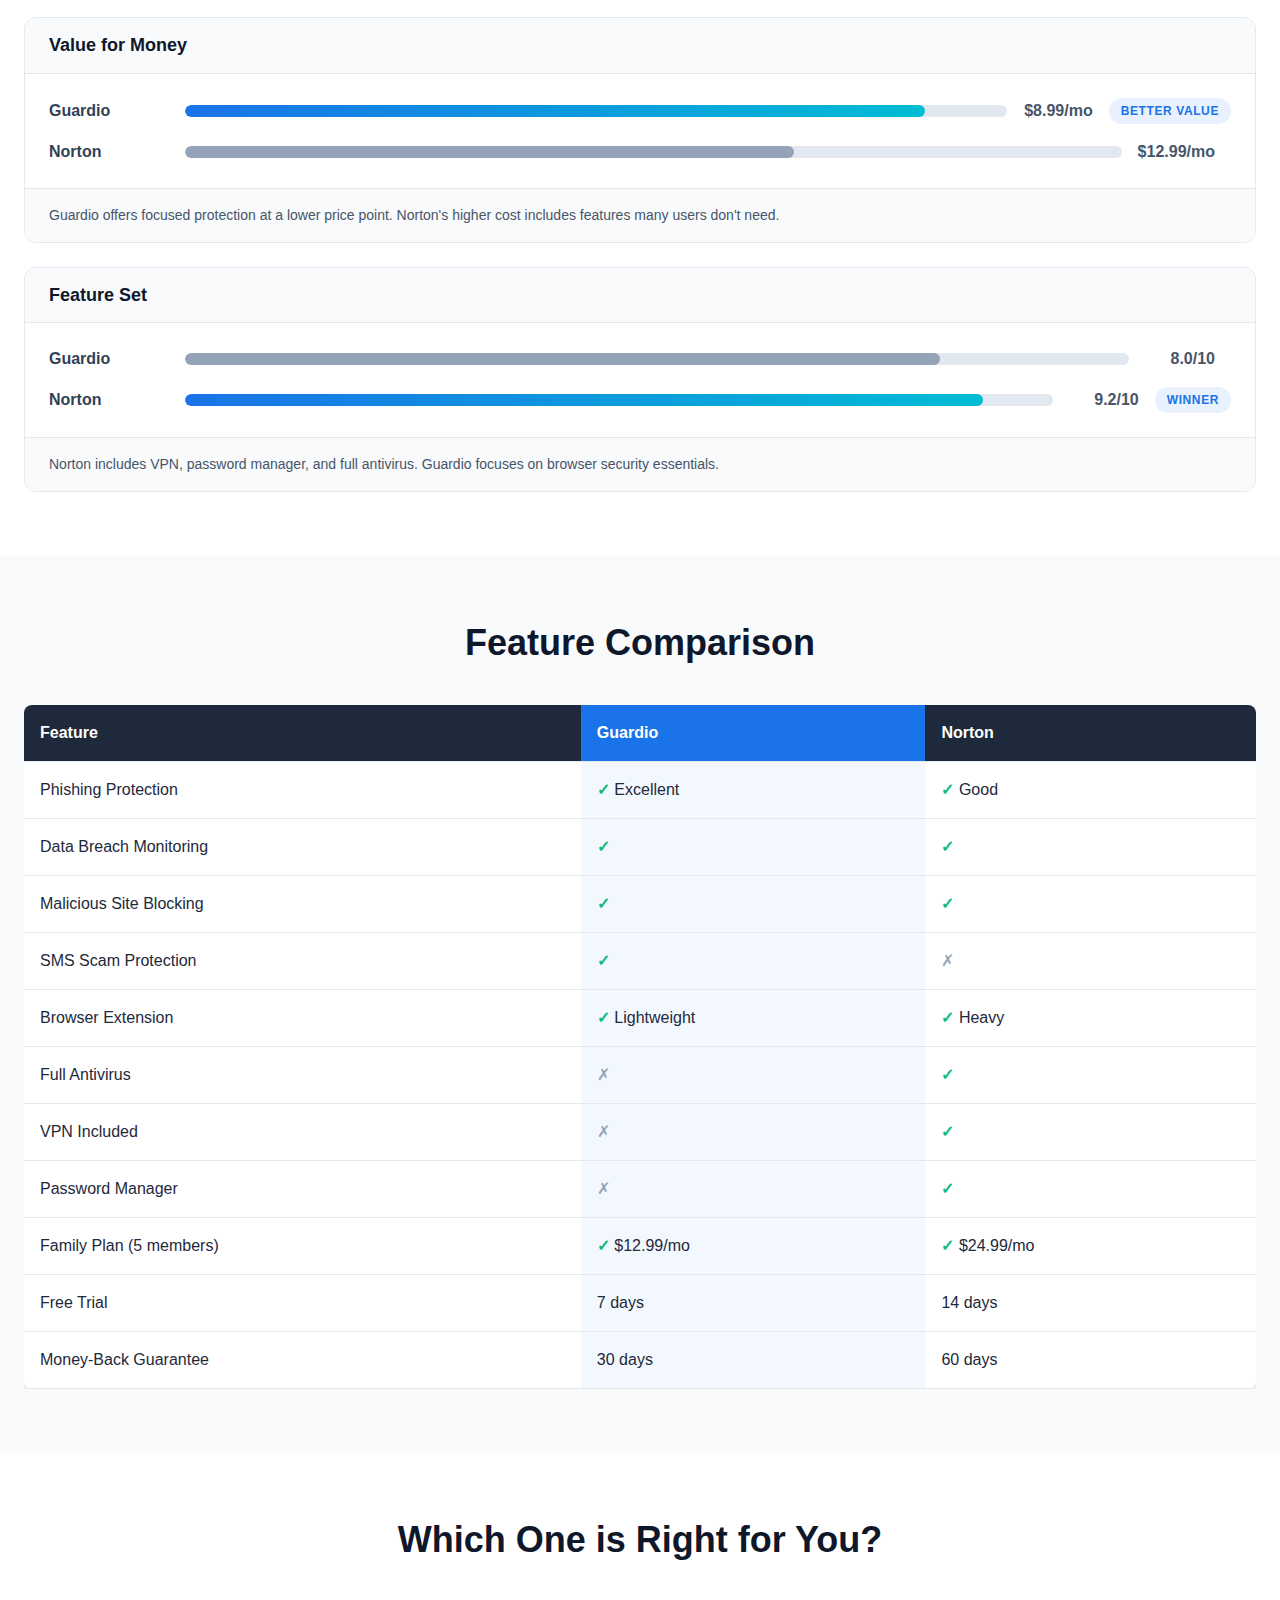
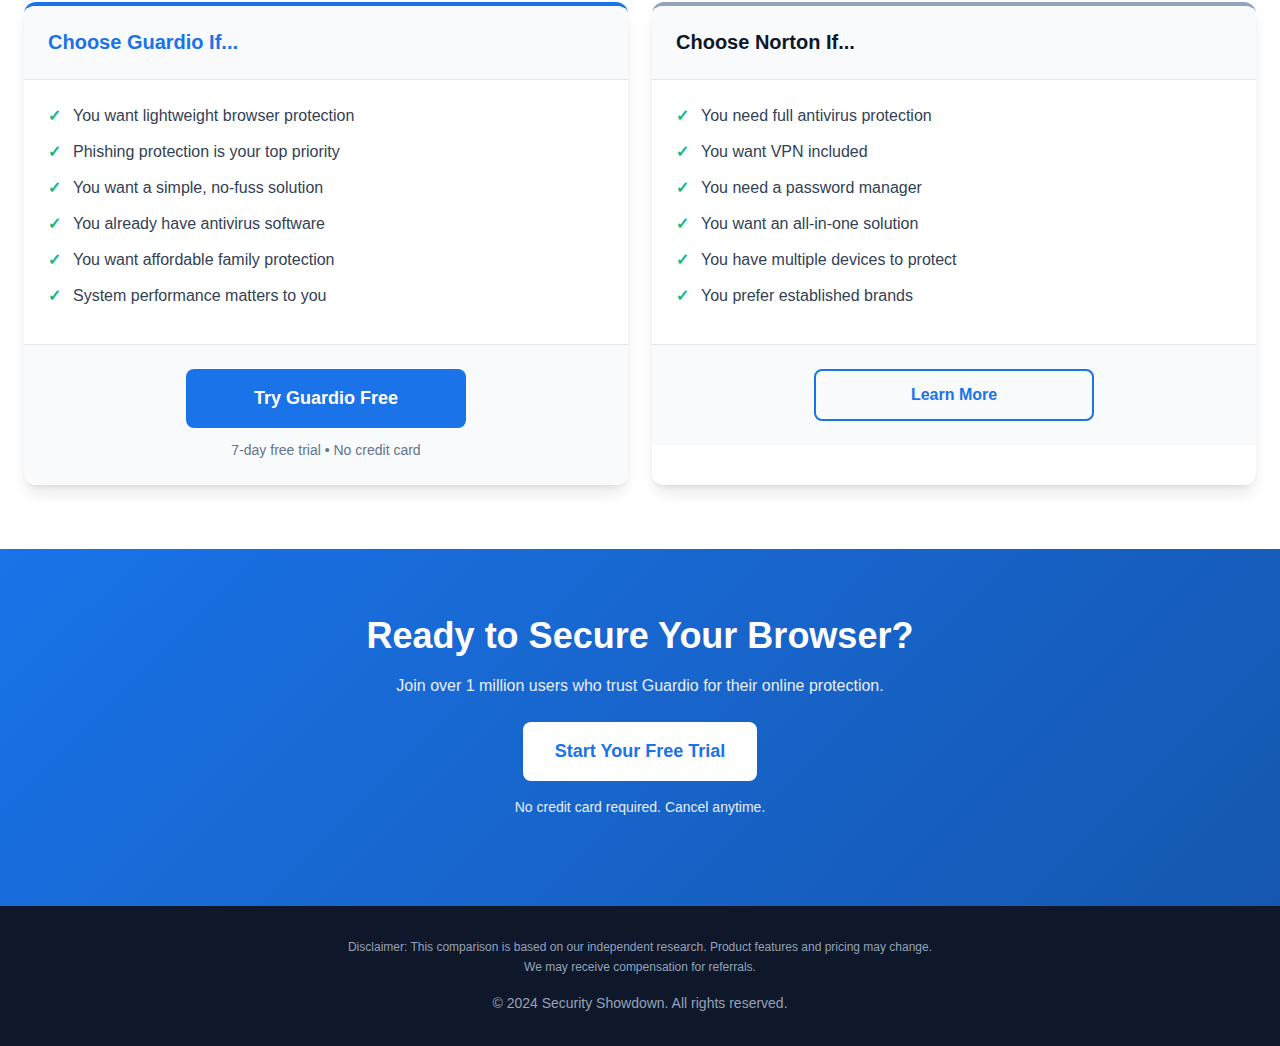
<file: pages/vs-comparison/index.html>
<!DOCTYPE html>
<html lang="en">
<head>
  <meta charset="UTF-8">
  <meta name="viewport" content="width=device-width, initial-scale=1.0">
  <meta name="description" content="Guardio vs Norton: An in-depth comparison of browser security solutions. See which one offers better protection for your online activities.">
  <title>Guardio vs Norton 2024 | Which Security Solution is Better?</title>
  <link rel="stylesheet" href="../../css/styles.css">
  <link rel="stylesheet" href="styles.css">
</head>
<body>
  <header class="vs-header">
    <div class="container">
      <nav class="nav flex items-center justify-between">
        <a href="../../index.html" class="nav-logo">Security Showdown</a>
        <span class="badge badge-primary">2024 Comparison</span>
      </nav>
    </div>
  </header>

  <main>
    <!-- Hero Section -->
    <section class="vs-hero">
      <div class="container">
        <h1 class="vs-title">
          <span class="brand brand-guardio">Guardio</span>
          <span class="vs-badge">VS</span>
          <span class="brand brand-competitor">Norton</span>
        </h1>
        <p class="vs-subtitle">Which browser security solution is right for you? We compare features, pricing, and performance to help you decide.</p>
      </div>
    </section>

    <!-- Quick Verdict -->
    <section class="quick-verdict">
      <div class="container">
        <div class="verdict-card">
          <div class="verdict-header">
            <span class="verdict-icon">🏆</span>
            <h2>Our Verdict</h2>
          </div>
          <p class="verdict-text">
            <strong>Guardio wins</strong> for users who want lightweight, browser-focused protection with excellent phishing detection. Norton is better suited for users who need a comprehensive antivirus suite with VPN included.
          </p>
          <div class="verdict-cta">
            <a href="#" class="btn btn-primary">Try Guardio Free for 7 Days</a>
          </div>
        </div>
      </div>
    </section>

    <!-- Main Comparison -->
    <section class="section comparison-section">
      <div class="container">
        <div class="section-header">
          <h2 class="section-title">Head-to-Head Comparison</h2>
          <p class="section-subtitle">See how these two security solutions stack up across key categories</p>
        </div>

        <!-- Comparison Categories -->
        <div class="comparison-grid">
          <!-- Protection -->
          <div class="comparison-category">
            <div class="category-header">
              <h3>Browser Protection</h3>
            </div>
            <div class="category-content">
              <div class="contender contender-winner">
                <span class="contender-name">Guardio</span>
                <div class="contender-rating">
                  <span class="rating-bar" style="width: 95%"></span>
                </div>
                <span class="rating-score">9.5/10</span>
                <span class="winner-badge">Winner</span>
              </div>
              <div class="contender">
                <span class="contender-name">Norton</span>
                <div class="contender-rating">
                  <span class="rating-bar" style="width: 78%"></span>
                </div>
                <span class="rating-score">7.8/10</span>
              </div>
            </div>
            <p class="category-note">Guardio's browser-first approach provides superior real-time protection against phishing and malicious sites.</p>
          </div>

          <!-- Performance -->
          <div class="comparison-category">
            <div class="category-header">
              <h3>System Performance</h3>
            </div>
            <div class="category-content">
              <div class="contender contender-winner">
                <span class="contender-name">Guardio</span>
                <div class="contender-rating">
                  <span class="rating-bar" style="width: 98%"></span>
                </div>
                <span class="rating-score">9.8/10</span>
                <span class="winner-badge">Winner</span>
              </div>
              <div class="contender">
                <span class="contender-name">Norton</span>
                <div class="contender-rating">
                  <span class="rating-bar" style="width: 70%"></span>
                </div>
                <span class="rating-score">7.0/10</span>
              </div>
            </div>
            <p class="category-note">As a lightweight browser extension, Guardio has virtually no impact on system resources.</p>
          </div>

          <!-- Ease of Use -->
          <div class="comparison-category">
            <div class="category-header">
              <h3>Ease of Use</h3>
            </div>
            <div class="category-content">
              <div class="contender contender-winner">
                <span class="contender-name">Guardio</span>
                <div class="contender-rating">
                  <span class="rating-bar" style="width: 96%"></span>
                </div>
                <span class="rating-score">9.6/10</span>
                <span class="winner-badge">Winner</span>
              </div>
              <div class="contender">
                <span class="contender-name">Norton</span>
                <div class="contender-rating">
                  <span class="rating-bar" style="width: 75%"></span>
                </div>
                <span class="rating-score">7.5/10</span>
              </div>
            </div>
            <p class="category-note">Guardio's simple interface requires no technical knowledge. Norton's feature-rich dashboard can be overwhelming.</p>
          </div>

          <!-- Pricing -->
          <div class="comparison-category">
            <div class="category-header">
              <h3>Value for Money</h3>
            </div>
            <div class="category-content">
              <div class="contender contender-winner">
                <span class="contender-name">Guardio</span>
                <div class="contender-rating">
                  <span class="rating-bar" style="width: 90%"></span>
                </div>
                <span class="rating-score">$8.99/mo</span>
                <span class="winner-badge">Better Value</span>
              </div>
              <div class="contender">
                <span class="contender-name">Norton</span>
                <div class="contender-rating">
                  <span class="rating-bar" style="width: 65%"></span>
                </div>
                <span class="rating-score">$12.99/mo</span>
              </div>
            </div>
            <p class="category-note">Guardio offers focused protection at a lower price point. Norton's higher cost includes features many users don't need.</p>
          </div>

          <!-- Features -->
          <div class="comparison-category">
            <div class="category-header">
              <h3>Feature Set</h3>
            </div>
            <div class="category-content">
              <div class="contender">
                <span class="contender-name">Guardio</span>
                <div class="contender-rating">
                  <span class="rating-bar" style="width: 80%"></span>
                </div>
                <span class="rating-score">8.0/10</span>
              </div>
              <div class="contender contender-winner">
                <span class="contender-name">Norton</span>
                <div class="contender-rating">
                  <span class="rating-bar" style="width: 92%"></span>
                </div>
                <span class="rating-score">9.2/10</span>
                <span class="winner-badge">Winner</span>
              </div>
            </div>
            <p class="category-note">Norton includes VPN, password manager, and full antivirus. Guardio focuses on browser security essentials.</p>
          </div>
        </div>
      </div>
    </section>

    <!-- Feature Table -->
    <section class="section bg-gray-50">
      <div class="container">
        <div class="section-header">
          <h2 class="section-title">Feature Comparison</h2>
        </div>
        <div class="feature-table-wrapper">
          <table class="feature-table">
            <thead>
              <tr>
                <th>Feature</th>
                <th class="highlight">Guardio</th>
                <th>Norton</th>
              </tr>
            </thead>
            <tbody>
              <tr>
                <td>Phishing Protection</td>
                <td class="highlight"><span class="check">✓</span> Excellent</td>
                <td><span class="check">✓</span> Good</td>
              </tr>
              <tr>
                <td>Data Breach Monitoring</td>
                <td class="highlight"><span class="check">✓</span></td>
                <td><span class="check">✓</span></td>
              </tr>
              <tr>
                <td>Malicious Site Blocking</td>
                <td class="highlight"><span class="check">✓</span></td>
                <td><span class="check">✓</span></td>
              </tr>
              <tr>
                <td>SMS Scam Protection</td>
                <td class="highlight"><span class="check">✓</span></td>
                <td><span class="cross">✗</span></td>
              </tr>
              <tr>
                <td>Browser Extension</td>
                <td class="highlight"><span class="check">✓</span> Lightweight</td>
                <td><span class="check">✓</span> Heavy</td>
              </tr>
              <tr>
                <td>Full Antivirus</td>
                <td class="highlight"><span class="cross">✗</span></td>
                <td><span class="check">✓</span></td>
              </tr>
              <tr>
                <td>VPN Included</td>
                <td class="highlight"><span class="cross">✗</span></td>
                <td><span class="check">✓</span></td>
              </tr>
              <tr>
                <td>Password Manager</td>
                <td class="highlight"><span class="cross">✗</span></td>
                <td><span class="check">✓</span></td>
              </tr>
              <tr>
                <td>Family Plan (5 members)</td>
                <td class="highlight"><span class="check">✓</span> $12.99/mo</td>
                <td><span class="check">✓</span> $24.99/mo</td>
              </tr>
              <tr>
                <td>Free Trial</td>
                <td class="highlight">7 days</td>
                <td>14 days</td>
              </tr>
              <tr>
                <td>Money-Back Guarantee</td>
                <td class="highlight">30 days</td>
                <td>60 days</td>
              </tr>
            </tbody>
          </table>
        </div>
      </div>
    </section>

    <!-- Who Should Choose -->
    <section class="section">
      <div class="container">
        <div class="section-header">
          <h2 class="section-title">Which One is Right for You?</h2>
        </div>
        <div class="choice-grid">
          <div class="choice-card choice-guardio">
            <div class="choice-header">
              <h3>Choose Guardio If...</h3>
            </div>
            <ul class="choice-list">
              <li><span class="check">✓</span> You want lightweight browser protection</li>
              <li><span class="check">✓</span> Phishing protection is your top priority</li>
              <li><span class="check">✓</span> You want a simple, no-fuss solution</li>
              <li><span class="check">✓</span> You already have antivirus software</li>
              <li><span class="check">✓</span> You want affordable family protection</li>
              <li><span class="check">✓</span> System performance matters to you</li>
            </ul>
            <div class="choice-cta">
              <a href="#" class="btn btn-primary btn-lg">Try Guardio Free</a>
              <span class="cta-note">7-day free trial • No credit card</span>
            </div>
          </div>

          <div class="choice-card choice-competitor">
            <div class="choice-header">
              <h3>Choose Norton If...</h3>
            </div>
            <ul class="choice-list">
              <li><span class="check">✓</span> You need full antivirus protection</li>
              <li><span class="check">✓</span> You want VPN included</li>
              <li><span class="check">✓</span> You need a password manager</li>
              <li><span class="check">✓</span> You want an all-in-one solution</li>
              <li><span class="check">✓</span> You have multiple devices to protect</li>
              <li><span class="check">✓</span> You prefer established brands</li>
            </ul>
            <div class="choice-cta">
              <a href="#" class="btn btn-outline">Learn More</a>
            </div>
          </div>
        </div>
      </div>
    </section>

    <!-- Final CTA -->
    <section class="section cta-section">
      <div class="container text-center">
        <h2>Ready to Secure Your Browser?</h2>
        <p>Join over 1 million users who trust Guardio for their online protection.</p>
        <a href="#" class="btn btn-primary btn-lg">Start Your Free Trial</a>
        <p class="cta-disclaimer">No credit card required. Cancel anytime.</p>
      </div>
    </section>
  </main>

  <footer class="site-footer">
    <div class="container">
      <p class="disclaimer">Disclaimer: This comparison is based on our independent research. Product features and pricing may change. We may receive compensation for referrals.</p>
      <p class="copyright">© 2024 Security Showdown. All rights reserved.</p>
    </div>
  </footer>

  <script src="../../js/main.js"></script>
</body>
</html>
</file>
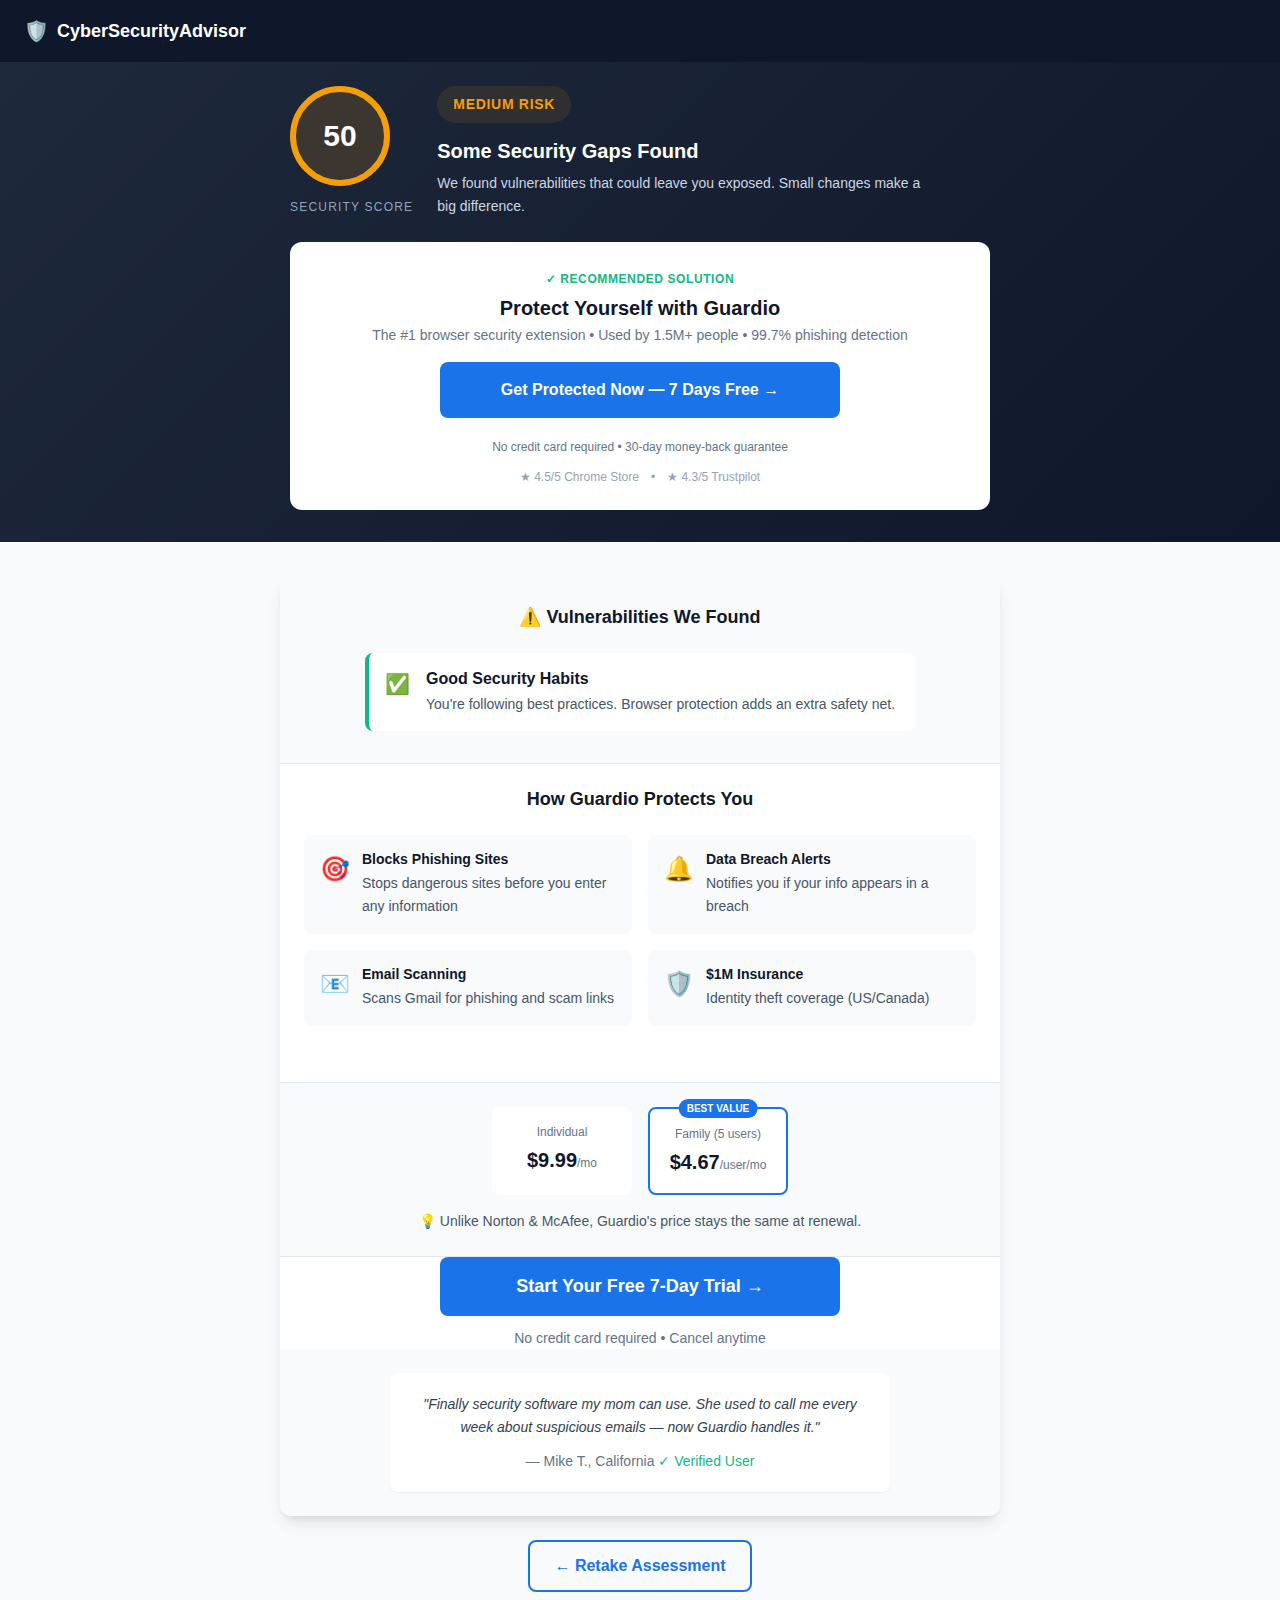
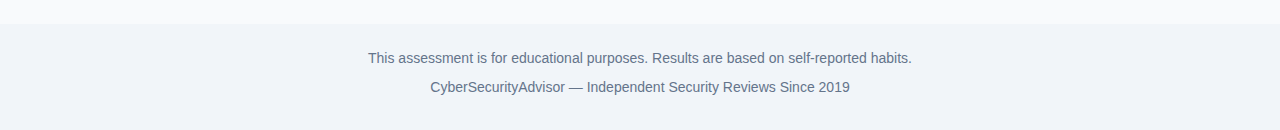
<file: pages/quiz-funnel/results.html>
<!DOCTYPE html>
<html lang="en">
<head>
  <meta charset="UTF-8">
  <meta name="viewport" content="width=device-width, initial-scale=1.0">
  <meta name="description" content="Your personalized online security assessment results and recommendations.">
  <title>Your Security Score | Assessment Results</title>
  <link rel="stylesheet" href="../../css/styles.css">
  <link rel="stylesheet" href="styles.css">
</head>
<body>
  <!-- Header -->
  <header class="quiz-header results-header">
    <div class="container">
      <div class="header-content">
        <a href="../../index.html" class="logo">
          <span class="logo-icon">🛡️</span>
          <span class="logo-text">CyberSecurityAdvisor</span>
        </a>
      </div>
    </div>
  </header>

  <main>
    <!-- Results Section - Compact Above-the-Fold -->
    <section class="results-hero">
      <div class="container container-md">
        <div class="results-top">
          <!-- Score + Risk Side by Side -->
          <div class="score-risk-row">
            <div class="score-compact" id="score-display">
              <div class="score-circle" id="score-circle">
                <span class="score-number" id="score-number">0</span>
              </div>
              <span class="score-label-below">Security Score</span>
            </div>
            <div class="risk-compact" id="risk-level">
              <span class="risk-badge risk-high" id="risk-badge">High Risk</span>
              <h1 id="result-title">Your Security Needs Attention</h1>
              <p class="result-description" id="result-description">
                We found vulnerabilities that put you at risk. The good news? One simple step can fix them.
              </p>
            </div>
          </div>

          <!-- Primary CTA - Immediately Visible -->
          <div class="primary-cta-box">
            <div class="cta-recommendation">
              <span class="cta-label">✓ Recommended Solution</span>
              <h2>Protect Yourself with Guardio</h2>
              <p>The #1 browser security extension • Used by 1.5M+ people • 99.7% phishing detection</p>
            </div>
            <a href="https://guard.io/n/register" class="btn btn-primary btn-lg cta-main">
              Get Protected Now — 7 Days Free →
            </a>
            <p class="cta-subtext">No credit card required • 30-day money-back guarantee</p>
            <div class="cta-trust-row">
              <span>★ 4.5/5 Chrome Store</span>
              <span>•</span>
              <span>★ 4.3/5 Trustpilot</span>
            </div>
          </div>
        </div>
      </div>
    </section>

    <!-- Details Section - Below the Fold -->
    <section class="results-details">
      <div class="container container-md">
        <div class="results-card">
          <!-- Vulnerabilities -->
          <div class="vulnerabilities" id="vulnerabilities-section">
            <h2>⚠️ Vulnerabilities We Found</h2>
            <div class="vulnerability-list" id="vulnerability-list">
              <!-- Populated dynamically -->
            </div>
          </div>

          <!-- Why Guardio Helps -->
          <div class="solution-section">
            <h2>How Guardio Protects You</h2>
            <div class="benefits-grid">
              <div class="benefit-item">
                <span class="benefit-icon">🎯</span>
                <div class="benefit-content">
                  <h4>Blocks Phishing Sites</h4>
                  <p>Stops dangerous sites before you enter any information</p>
                </div>
              </div>
              <div class="benefit-item">
                <span class="benefit-icon">🔔</span>
                <div class="benefit-content">
                  <h4>Data Breach Alerts</h4>
                  <p>Notifies you if your info appears in a breach</p>
                </div>
              </div>
              <div class="benefit-item">
                <span class="benefit-icon">📧</span>
                <div class="benefit-content">
                  <h4>Email Scanning</h4>
                  <p>Scans Gmail for phishing and scam links</p>
                </div>
              </div>
              <div class="benefit-item">
                <span class="benefit-icon">🛡️</span>
                <div class="benefit-content">
                  <h4>$1M Insurance</h4>
                  <p>Identity theft coverage (US/Canada)</p>
                </div>
              </div>
            </div>
          </div>

          <!-- Pricing -->
          <div class="pricing-section">
            <div class="pricing-options">
              <div class="price-option">
                <span class="price-label">Individual</span>
                <span class="price-amount">$9.99<span>/mo</span></span>
              </div>
              <div class="price-option featured">
                <span class="price-badge-small">Best Value</span>
                <span class="price-label">Family (5 users)</span>
                <span class="price-amount">$4.67<span>/user/mo</span></span>
              </div>
            </div>
            <p class="price-note">💡 Unlike Norton & McAfee, Guardio's price stays the same at renewal.</p>
          </div>

          <!-- Second CTA -->
          <div class="cta-box">
            <a href="https://guard.io/n/register" class="btn btn-primary btn-lg cta-main">
              Start Your Free 7-Day Trial →
            </a>
            <p class="cta-subtext">No credit card required • Cancel anytime</p>
          </div>

          <!-- Testimonial -->
          <div class="testimonial-section">
            <div class="testimonial">
              <p class="testimonial-quote">"Finally security software my mom can use. She used to call me every week about suspicious emails — now Guardio handles it."</p>
              <p class="testimonial-author">— Mike T., California <span class="verified">✓ Verified User</span></p>
            </div>
          </div>
        </div>

        <!-- Retake Option -->
        <div class="retake-section text-center">
          <a href="index.html" class="btn btn-outline">← Retake Assessment</a>
        </div>
      </div>
    </section>
  </main>

  <!-- Footer -->
  <footer class="quiz-footer">
    <div class="container text-center">
      <p>This assessment is for educational purposes. Results are based on self-reported habits.</p>
      <p class="footer-brand">CyberSecurityAdvisor — Independent Security Reviews Since 2019</p>
    </div>
  </footer>

  <script>
    (function() {
      'use strict';

      // Get score from URL
      const urlParams = new URLSearchParams(window.location.search);
      const score = parseInt(urlParams.get('score')) || 50;

      // Get stored answers
      const answersString = sessionStorage.getItem('quizAnswers');
      const answers = answersString ? JSON.parse(answersString) : {};

      // DOM Elements
      const scoreNumber = document.getElementById('score-number');
      const scoreCircle = document.getElementById('score-circle');
      const riskBadge = document.getElementById('risk-badge');
      const resultTitle = document.getElementById('result-title');
      const resultDescription = document.getElementById('result-description');
      const vulnerabilityList = document.getElementById('vulnerability-list');

      // Vulnerability definitions based on question answers
      const vulnerabilities = {
        1: { title: 'Password Security Risk', desc: 'Same password across sites = one breach exposes all accounts.', icon: '🔑' },
        2: { title: 'Phishing Vulnerability', desc: 'Clicking email links without checking is the #1 way people get hacked.', icon: '📧' },
        3: { title: 'Public Wi-Fi Exposure', desc: 'Banking on public networks can expose your financial data.', icon: '📶' },
        4: { title: 'Previous Data Breach', desc: 'Your info may already be in hackers\' hands from past breaches.', icon: '💾' },
        5: { title: 'No Browser Protection', desc: 'Without security tools, phishing sites go undetected.', icon: '🌐' },
        6: { title: 'Missing 2FA', desc: 'Without two-factor auth, stolen passwords give full access.', icon: '🔐' },
        7: { title: 'Outdated Software', desc: 'Skipping updates leaves security holes open for hackers.', icon: '⚠️' },
        8: { title: 'No Identity Monitoring', desc: 'Identity theft can go unnoticed for months without monitoring.', icon: '👤' }
      };

      // Set score display
      function updateScoreDisplay() {
        // Animate score
        let currentScore = 0;
        const animateScore = setInterval(() => {
          if (currentScore < score) {
            currentScore += 2;
            if (currentScore > score) currentScore = score;
            scoreNumber.textContent = currentScore;
          } else {
            clearInterval(animateScore);
          }
        }, 20);

        // Set score circle color and messaging based on score
        if (score >= 75) {
          scoreCircle.classList.add('score-good');
          riskBadge.textContent = 'Low Risk';
          riskBadge.classList.remove('risk-high');
          riskBadge.classList.add('risk-low');
          resultTitle.textContent = 'Good News! Above Average';
          resultDescription.textContent = 'You have good habits, but even security-conscious users benefit from extra protection.';
        } else if (score >= 50) {
          scoreCircle.classList.add('score-medium');
          riskBadge.textContent = 'Medium Risk';
          riskBadge.classList.remove('risk-high');
          riskBadge.classList.add('risk-medium');
          resultTitle.textContent = 'Some Security Gaps Found';
          resultDescription.textContent = 'We found vulnerabilities that could leave you exposed. Small changes make a big difference.';
        } else {
          scoreCircle.classList.add('score-low');
          riskBadge.textContent = 'High Risk';
          resultTitle.textContent = 'Your Security Needs Attention';
          resultDescription.textContent = 'You\'re more vulnerable than most users. One simple step can dramatically improve your protection.';
        }
      }

      // Show vulnerabilities based on answers
      function showVulnerabilities() {
        let vulnHTML = '';
        let vulnCount = 0;

        for (const [questionNum, answerScore] of Object.entries(answers)) {
          if (answerScore < 2 && vulnerabilities[questionNum]) {
            const vuln = vulnerabilities[questionNum];
            vulnHTML += `
              <div class="vulnerability-item">
                <span class="vuln-icon">${vuln.icon}</span>
                <div class="vuln-content">
                  <h4>${vuln.title}</h4>
                  <p>${vuln.desc}</p>
                </div>
              </div>
            `;
            vulnCount++;
            if (vulnCount >= 3) break;
          }
        }

        if (vulnCount === 0) {
          vulnHTML = `
            <div class="vulnerability-item positive">
              <span class="vuln-icon">✅</span>
              <div class="vuln-content">
                <h4>Good Security Habits</h4>
                <p>You're following best practices. Browser protection adds an extra safety net.</p>
              </div>
            </div>
          `;
        }

        vulnerabilityList.innerHTML = vulnHTML;
      }

      // Initialize
      updateScoreDisplay();
      showVulnerabilities();

    })();
  </script>
</body>
</html>
</file>
<file: pages/pre-lander/styles.css>
/* ==========================================================================
   Pre-lander Page Styles
   ========================================================================== */

/* Urgency Bar */
.urgency-bar {
  background: linear-gradient(90deg, var(--color-error) 0%, #dc2626 100%);
  color: var(--color-white);
  padding: var(--spacing-3) var(--spacing-4);
  text-align: center;
}

.urgency-text {
  font-size: var(--font-size-sm);
}

/* Header */
.prelander-header {
  background: var(--color-white);
  padding: var(--spacing-4) 0;
  border-bottom: 1px solid var(--color-gray-200);
}

.logo {
  font-size: var(--font-size-xl);
  font-weight: var(--font-weight-bold);
  color: var(--color-gray-900);
}

/* Article */
.article {
  padding: var(--spacing-8) var(--spacing-4);
  background: var(--color-white);
}

/* Article Header */
.article-header {
  margin-bottom: var(--spacing-8);
}

.article-category {
  display: inline-block;
  padding: var(--spacing-1) var(--spacing-3);
  background: var(--color-primary);
  color: var(--color-white);
  font-size: var(--font-size-xs);
  font-weight: var(--font-weight-semibold);
  text-transform: uppercase;
  letter-spacing: 0.1em;
  border-radius: var(--radius-sm);
  margin-bottom: var(--spacing-4);
}

.article-header h1 {
  font-size: var(--font-size-3xl);
  line-height: var(--line-height-tight);
  margin-bottom: var(--spacing-4);
}

@media (min-width: 768px) {
  .article-header h1 {
    font-size: var(--font-size-4xl);
  }
}

.article-meta {
  display: flex;
  flex-wrap: wrap;
  align-items: center;
  gap: var(--spacing-2);
  font-size: var(--font-size-sm);
  color: var(--color-gray-500);
}

.separator {
  color: var(--color-gray-300);
}

.author {
  font-weight: var(--font-weight-medium);
  color: var(--color-gray-700);
}

/* Article Image */
.article-image {
  margin-bottom: var(--spacing-8);
}

.image-placeholder {
  width: 100%;
  height: 300px;
  background: linear-gradient(135deg, var(--color-gray-200) 0%, var(--color-gray-300) 100%);
  border-radius: var(--radius-lg);
  display: flex;
  align-items: center;
  justify-content: center;
  color: var(--color-gray-500);
  font-size: var(--font-size-sm);
}

@media (min-width: 768px) {
  .image-placeholder {
    height: 400px;
  }
}

.image-caption {
  margin-top: var(--spacing-3);
  font-size: var(--font-size-sm);
  color: var(--color-gray-500);
  text-align: center;
  font-style: italic;
}

/* Article Content */
.article-content {
  font-size: var(--font-size-lg);
  line-height: var(--line-height-relaxed);
  color: var(--color-gray-700);
}

.article-content p {
  margin-bottom: var(--spacing-6);
}

.article-content .lead {
  font-size: var(--font-size-xl);
  color: var(--color-gray-800);
  border-left: 4px solid var(--color-primary);
  padding-left: var(--spacing-6);
  margin-bottom: var(--spacing-8);
}

.article-content h2 {
  font-size: var(--font-size-2xl);
  margin-top: var(--spacing-10);
  margin-bottom: var(--spacing-4);
  color: var(--color-gray-900);
}

.content-list {
  margin-bottom: var(--spacing-6);
  padding-left: var(--spacing-6);
}

.content-list li {
  margin-bottom: var(--spacing-3);
  position: relative;
}

.content-list li::before {
  content: '•';
  position: absolute;
  left: calc(-1 * var(--spacing-4));
  color: var(--color-primary);
  font-weight: var(--font-weight-bold);
}

/* Stat Callout */
.stat-callout {
  background: linear-gradient(135deg, var(--color-primary) 0%, var(--color-primary-dark) 100%);
  color: var(--color-white);
  padding: var(--spacing-8);
  border-radius: var(--radius-xl);
  text-align: center;
  margin: var(--spacing-8) 0;
}

.stat-number {
  font-size: var(--font-size-6xl);
  font-weight: var(--font-weight-bold);
  line-height: 1;
  margin-bottom: var(--spacing-2);
}

.stat-text {
  font-size: var(--font-size-lg);
  opacity: 0.9;
}

/* Expert Quote */
.expert-quote {
  background: var(--color-gray-50);
  border-left: 4px solid var(--color-accent);
  padding: var(--spacing-6);
  margin: var(--spacing-8) 0;
  border-radius: 0 var(--radius-lg) var(--radius-lg) 0;
}

.expert-quote p {
  font-size: var(--font-size-xl);
  font-style: italic;
  color: var(--color-gray-800);
  margin-bottom: var(--spacing-4);
}

.expert-quote cite {
  font-size: var(--font-size-sm);
  color: var(--color-gray-500);
  font-style: normal;
}

/* Warning Box */
.warning-box {
  background: rgba(239, 68, 68, 0.05);
  border: 2px solid var(--color-error);
  border-radius: var(--radius-xl);
  padding: var(--spacing-6);
  margin: var(--spacing-8) 0;
}

.warning-box h3 {
  font-size: var(--font-size-lg);
  color: var(--color-error);
  margin-bottom: var(--spacing-4);
}

.warning-box ul {
  list-style: none;
  padding: 0;
  margin: 0;
}

.warning-box li {
  padding-left: var(--spacing-6);
  margin-bottom: var(--spacing-2);
  position: relative;
  font-size: var(--font-size-base);
}

.warning-box li::before {
  content: '⚠';
  position: absolute;
  left: 0;
}

/* Product Highlight */
.product-highlight {
  background: var(--color-white);
  border: 2px solid var(--color-primary);
  border-radius: var(--radius-xl);
  padding: var(--spacing-8);
  margin: var(--spacing-10) 0;
  box-shadow: var(--shadow-xl);
}

.product-header {
  text-align: center;
  margin-bottom: var(--spacing-4);
}

.product-header h3 {
  font-size: var(--font-size-2xl);
  margin-top: var(--spacing-3);
}

.product-highlight > p {
  text-align: center;
  color: var(--color-gray-600);
  margin-bottom: var(--spacing-6);
}

.product-features {
  max-width: 300px;
  margin: 0 auto var(--spacing-6);
  list-style: none;
  padding: 0;
}

.product-features li {
  display: flex;
  align-items: center;
  gap: var(--spacing-3);
  margin-bottom: var(--spacing-3);
  font-size: var(--font-size-base);
}

.product-features .check {
  color: var(--color-success);
  font-weight: var(--font-weight-bold);
}

.product-cta {
  text-align: center;
  margin-bottom: var(--spacing-6);
}

.product-cta .btn {
  width: 100%;
  max-width: 350px;
}

.cta-subtext {
  margin-top: var(--spacing-3);
  font-size: var(--font-size-sm);
  color: var(--color-gray-500);
}

.product-proof {
  display: flex;
  justify-content: center;
  align-items: center;
  gap: var(--spacing-3);
  font-size: var(--font-size-sm);
  color: var(--color-gray-500);
  flex-wrap: wrap;
}

/* Article Footer */
.article-footer {
  margin-top: var(--spacing-10);
  padding-top: var(--spacing-6);
  border-top: 1px solid var(--color-gray-200);
}

.share-section {
  display: flex;
  flex-wrap: wrap;
  align-items: center;
  gap: var(--spacing-4);
}

.share-section span {
  font-weight: var(--font-weight-medium);
  color: var(--color-gray-700);
}

.share-buttons {
  display: flex;
  gap: var(--spacing-2);
}

.share-btn {
  padding: var(--spacing-2) var(--spacing-4);
  background: var(--color-gray-100);
  border: none;
  border-radius: var(--radius-md);
  font-size: var(--font-size-sm);
  color: var(--color-gray-600);
  cursor: pointer;
  transition: all var(--transition-fast);
}

.share-btn:hover {
  background: var(--color-gray-200);
}

/* Final CTA */
.final-cta {
  background: linear-gradient(135deg, var(--color-gray-900) 0%, var(--color-gray-800) 100%);
  padding: var(--spacing-16) var(--spacing-4);
}

.final-cta h2 {
  color: var(--color-white);
  margin-bottom: var(--spacing-4);
}

.final-cta p {
  color: var(--color-gray-400);
  margin-bottom: var(--spacing-6);
}

.final-cta .btn-primary {
  background: var(--color-primary);
  color: var(--color-white);
}

.final-cta .btn-primary:hover {
  background: var(--color-primary-light);
}

.cta-disclaimer {
  font-size: var(--font-size-sm);
  color: var(--color-gray-500);
  margin-top: var(--spacing-4);
  margin-bottom: 0;
}

/* Footer */
.site-footer {
  background: var(--color-gray-900);
  color: var(--color-gray-400);
  padding: var(--spacing-8) var(--spacing-4);
  text-align: center;
}

.disclaimer {
  font-size: var(--font-size-xs);
  max-width: 600px;
  margin: 0 auto var(--spacing-4);
  line-height: var(--line-height-relaxed);
}

.copyright {
  font-size: var(--font-size-sm);
}
</file>
<file: pages/quiz-funnel/styles.css>
/* ==========================================================================
   Quiz Funnel Styles - Enhanced for Conversion
   ========================================================================== */

/* ==========================================================================
   Header
   ========================================================================== */

.quiz-header {
  background: var(--color-white);
  padding: var(--spacing-4) 0;
  border-bottom: 1px solid var(--color-gray-200);
}

.header-content {
  display: flex;
  align-items: center;
  justify-content: space-between;
  flex-wrap: wrap;
  gap: var(--spacing-4);
}

.logo {
  display: flex;
  align-items: center;
  gap: var(--spacing-2);
  text-decoration: none;
}

.logo-icon {
  font-size: var(--font-size-xl);
}

.logo-text {
  font-size: var(--font-size-lg);
  font-weight: var(--font-weight-bold);
  color: var(--color-gray-900);
}

.header-badge {
  font-size: var(--font-size-sm);
  color: var(--color-success);
  font-weight: var(--font-weight-medium);
}

/* ==========================================================================
   Quiz Intro
   ========================================================================== */

.quiz-intro {
  padding: var(--spacing-12) var(--spacing-4);
  background: linear-gradient(180deg, var(--color-gray-50) 0%, var(--color-white) 100%);
  min-height: calc(100vh - 140px);
  display: flex;
  align-items: center;
}

/* Alert Box */
.alert-box {
  display: flex;
  align-items: center;
  gap: var(--spacing-4);
  background: rgba(245, 158, 11, 0.1);
  border: 1px solid rgba(245, 158, 11, 0.3);
  border-radius: var(--radius-lg);
  padding: var(--spacing-4);
  margin-bottom: var(--spacing-6);
  text-align: left;
}

.alert-icon {
  font-size: var(--font-size-2xl);
  flex-shrink: 0;
}

.alert-title {
  font-weight: var(--font-weight-semibold);
  color: var(--color-gray-900);
  margin-bottom: var(--spacing-1);
}

.alert-detail {
  font-size: var(--font-size-sm);
  color: var(--color-gray-600);
}

.intro-content h1 {
  margin-top: var(--spacing-4);
  margin-bottom: var(--spacing-4);
  font-size: var(--font-size-3xl);
}

@media (min-width: 768px) {
  .intro-content h1 {
    font-size: var(--font-size-4xl);
  }
}

.intro-subtitle {
  font-size: var(--font-size-lg);
  color: var(--color-gray-600);
  line-height: var(--line-height-relaxed);
  margin-bottom: var(--spacing-8);
  max-width: 600px;
  margin-left: auto;
  margin-right: auto;
}

.intro-stats {
  display: flex;
  justify-content: center;
  gap: var(--spacing-8);
  margin-bottom: var(--spacing-8);
  flex-wrap: wrap;
}

.stat-item {
  display: flex;
  flex-direction: column;
  align-items: center;
}

.stat-number {
  font-size: var(--font-size-2xl);
  font-weight: var(--font-weight-bold);
  color: var(--color-primary);
}

.stat-label {
  font-size: var(--font-size-sm);
  color: var(--color-gray-500);
}

.start-btn {
  font-size: var(--font-size-lg);
  padding: var(--spacing-4) var(--spacing-10);
  animation: pulse 2s infinite;
}

@keyframes pulse {
  0%, 100% {
    box-shadow: 0 0 0 0 rgba(26, 115, 232, 0.4);
  }
  50% {
    box-shadow: 0 0 0 15px rgba(26, 115, 232, 0);
  }
}

.privacy-note {
  margin-top: var(--spacing-4);
  font-size: var(--font-size-sm);
  color: var(--color-gray-500);
}

.trust-row {
  display: flex;
  align-items: center;
  justify-content: center;
  gap: var(--spacing-4);
  margin-top: var(--spacing-8);
  padding-top: var(--spacing-6);
  border-top: 1px solid var(--color-gray-200);
  font-size: var(--font-size-sm);
  color: var(--color-gray-400);
  flex-wrap: wrap;
}

.trust-logo {
  font-weight: var(--font-weight-semibold);
  color: var(--color-gray-500);
}

/* ==========================================================================
   Quiz Container
   ========================================================================== */

.quiz-container {
  padding: var(--spacing-8) var(--spacing-4);
  min-height: calc(100vh - 140px);
  background: var(--color-gray-50);
}

/* Progress Bar */
.progress-wrapper {
  margin-bottom: var(--spacing-6);
}

.progress-info {
  display: flex;
  justify-content: space-between;
  margin-bottom: var(--spacing-2);
}

.progress-text {
  font-size: var(--font-size-sm);
  color: var(--color-gray-600);
  font-weight: var(--font-weight-medium);
}

.progress-percent {
  font-size: var(--font-size-sm);
  color: var(--color-primary);
  font-weight: var(--font-weight-bold);
}

.progress-bar {
  height: 10px;
  background: var(--color-gray-200);
  border-radius: var(--radius-full);
  overflow: hidden;
}

.progress-fill {
  height: 100%;
  background: linear-gradient(90deg, var(--color-primary) 0%, var(--color-accent) 100%);
  border-radius: var(--radius-full);
  transition: width 0.4s ease;
}

/* Question Card */
.question-card {
  background: var(--color-white);
  border-radius: var(--radius-xl);
  padding: var(--spacing-8);
  box-shadow: var(--shadow-lg);
}

.question-number {
  font-size: var(--font-size-sm);
  color: var(--color-primary);
  font-weight: var(--font-weight-semibold);
  text-transform: uppercase;
  letter-spacing: 0.05em;
  margin-bottom: var(--spacing-3);
}

.question h2 {
  font-size: var(--font-size-xl);
  margin-bottom: var(--spacing-3);
  line-height: var(--line-height-snug);
}

@media (min-width: 768px) {
  .question h2 {
    font-size: var(--font-size-2xl);
  }
}

.question-context {
  color: var(--color-gray-500);
  font-size: var(--font-size-sm);
  margin-bottom: var(--spacing-6);
  padding: var(--spacing-3);
  background: var(--color-gray-50);
  border-radius: var(--radius-md);
  line-height: var(--line-height-relaxed);
}

/* Answer Buttons */
.answers {
  display: flex;
  flex-direction: column;
  gap: var(--spacing-3);
}

.answer-btn {
  display: flex;
  align-items: center;
  gap: var(--spacing-4);
  padding: var(--spacing-4) var(--spacing-5);
  background: var(--color-white);
  border: 2px solid var(--color-gray-200);
  border-radius: var(--radius-lg);
  cursor: pointer;
  transition: all 0.2s ease;
  text-align: left;
  min-height: 64px;
}

.answer-btn:hover {
  border-color: var(--color-primary);
  background: rgba(26, 115, 232, 0.03);
  transform: translateX(4px);
}

.answer-btn.selected {
  border-color: var(--color-primary);
  background: rgba(26, 115, 232, 0.08);
  box-shadow: 0 0 0 3px rgba(26, 115, 232, 0.15);
}

.answer-icon {
  font-size: var(--font-size-2xl);
  flex-shrink: 0;
}

.answer-text {
  font-size: var(--font-size-base);
  font-weight: var(--font-weight-medium);
  color: var(--color-gray-800);
  line-height: var(--line-height-snug);
}

/* Quiz Navigation */
.quiz-nav {
  display: flex;
  justify-content: space-between;
  align-items: center;
  margin-top: var(--spacing-6);
  gap: var(--spacing-4);
}

.quiz-nav .btn:disabled {
  opacity: 0.4;
  cursor: not-allowed;
}

#prev-btn {
  background: transparent;
}

.nav-hint {
  font-size: var(--font-size-sm);
  color: var(--color-gray-400);
  font-style: italic;
}

/* ==========================================================================
   Loading State
   ========================================================================== */

.quiz-loading {
  padding: var(--spacing-16) var(--spacing-4);
  min-height: calc(100vh - 140px);
  display: flex;
  align-items: center;
  justify-content: center;
  background: linear-gradient(180deg, var(--color-gray-50) 0%, var(--color-white) 100%);
}

.loading-animation {
  position: relative;
  width: 100px;
  height: 100px;
  margin: 0 auto var(--spacing-6);
}

.loading-spinner {
  width: 100px;
  height: 100px;
  border: 4px solid var(--color-gray-200);
  border-top-color: var(--color-primary);
  border-radius: 50%;
  animation: spin 1s linear infinite;
}

.loading-shield {
  position: absolute;
  top: 50%;
  left: 50%;
  transform: translate(-50%, -50%);
  font-size: 2.5rem;
}

@keyframes spin {
  to {
    transform: rotate(360deg);
  }
}

.quiz-loading h2 {
  margin-bottom: var(--spacing-2);
}

.loading-text {
  color: var(--color-gray-500);
  margin-bottom: var(--spacing-6);
}

.loading-steps {
  text-align: left;
  max-width: 280px;
  margin: 0 auto;
}

.loading-step {
  padding: var(--spacing-2) 0;
  color: var(--color-gray-400);
  font-size: var(--font-size-sm);
  transition: color 0.3s ease;
}

.loading-step.active {
  color: var(--color-primary);
  font-weight: var(--font-weight-medium);
}

/* ==========================================================================
   Results Section - Above the Fold Hero
   ========================================================================== */

.results-header {
  background: var(--color-gray-900);
  border-bottom: none;
}

.results-header .logo-text {
  color: var(--color-white);
}

.results-hero {
  background: linear-gradient(135deg, var(--color-gray-800) 0%, var(--color-gray-900) 100%);
  padding: var(--spacing-6) var(--spacing-4) var(--spacing-8);
}

.results-top {
  max-width: 700px;
  margin: 0 auto;
}

/* Score + Risk Row */
.score-risk-row {
  display: flex;
  align-items: center;
  gap: var(--spacing-6);
  margin-bottom: var(--spacing-6);
}

.score-compact {
  flex-shrink: 0;
  text-align: center;
}

.score-compact .score-circle {
  width: 100px;
  height: 100px;
  border-radius: 50%;
  display: flex;
  align-items: center;
  justify-content: center;
  border: 6px solid;
  margin-bottom: var(--spacing-2);
}

.score-compact .score-number {
  font-size: var(--font-size-3xl);
  font-weight: var(--font-weight-bold);
  color: var(--color-white);
  line-height: 1;
}

.score-label-below {
  font-size: var(--font-size-xs);
  color: var(--color-gray-400);
  text-transform: uppercase;
  letter-spacing: 0.1em;
}

.score-circle.score-low {
  border-color: var(--color-error);
  background: rgba(239, 68, 68, 0.15);
}

.score-circle.score-medium {
  border-color: var(--color-warning);
  background: rgba(245, 158, 11, 0.15);
}

.score-circle.score-good {
  border-color: var(--color-success);
  background: rgba(16, 185, 129, 0.15);
}

.risk-compact {
  flex: 1;
}

.risk-compact h1 {
  font-size: var(--font-size-xl);
  color: var(--color-white);
  margin-bottom: var(--spacing-2);
}

.risk-compact .result-description {
  font-size: var(--font-size-sm);
  color: var(--color-gray-300);
  line-height: var(--line-height-relaxed);
  margin: 0;
}

/* Primary CTA Box - Above the Fold */
.primary-cta-box {
  background: var(--color-white);
  border-radius: var(--radius-xl);
  padding: var(--spacing-6);
  text-align: center;
}

.cta-recommendation {
  margin-bottom: var(--spacing-4);
}

.cta-label {
  display: inline-block;
  font-size: var(--font-size-xs);
  font-weight: var(--font-weight-semibold);
  color: var(--color-success);
  text-transform: uppercase;
  letter-spacing: 0.05em;
  margin-bottom: var(--spacing-2);
}

.cta-recommendation h2 {
  font-size: var(--font-size-xl);
  margin-bottom: var(--spacing-1);
}

.cta-recommendation p {
  font-size: var(--font-size-sm);
  color: var(--color-gray-500);
}

.primary-cta-box .cta-main {
  width: 100%;
  font-size: var(--font-size-base);
  padding: var(--spacing-4) var(--spacing-6);
  margin-bottom: var(--spacing-2);
}

.primary-cta-box .cta-subtext {
  font-size: var(--font-size-xs);
  color: var(--color-gray-500);
  margin-bottom: var(--spacing-3);
}

.cta-trust-row {
  display: flex;
  justify-content: center;
  gap: var(--spacing-3);
  font-size: var(--font-size-xs);
  color: var(--color-gray-400);
}

/* Results Details - Below the Fold */
.results-details {
  padding: var(--spacing-8) var(--spacing-4);
  background: var(--color-gray-50);
}

.results-card {
  background: var(--color-white);
  border-radius: var(--radius-xl);
  box-shadow: var(--shadow-lg);
  overflow: hidden;
}

/* Risk Level Badge */
.risk-level {
  padding: var(--spacing-8) var(--spacing-6);
  text-align: center;
  border-bottom: 1px solid var(--color-gray-200);
}

.risk-badge {
  display: inline-block;
  padding: var(--spacing-2) var(--spacing-4);
  border-radius: var(--radius-full);
  font-size: var(--font-size-sm);
  font-weight: var(--font-weight-semibold);
  text-transform: uppercase;
  letter-spacing: 0.05em;
  margin-bottom: var(--spacing-4);
}

.risk-high {
  background: rgba(239, 68, 68, 0.1);
  color: var(--color-error);
}

.risk-medium {
  background: rgba(245, 158, 11, 0.1);
  color: var(--color-warning);
}

.risk-low {
  background: rgba(16, 185, 129, 0.1);
  color: var(--color-success);
}

.risk-level h1 {
  font-size: var(--font-size-2xl);
  margin-bottom: var(--spacing-3);
}

.result-description {
  color: var(--color-gray-600);
  max-width: 500px;
  margin: 0 auto;
  line-height: var(--line-height-relaxed);
}

/* Vulnerabilities */
.vulnerabilities {
  padding: var(--spacing-8) var(--spacing-6);
  background: var(--color-gray-50);
  border-bottom: 1px solid var(--color-gray-200);
}

.vulnerabilities h2 {
  font-size: var(--font-size-lg);
  margin-bottom: var(--spacing-6);
  text-align: center;
}

.vulnerability-list {
  display: flex;
  flex-direction: column;
  gap: var(--spacing-4);
  max-width: 550px;
  margin: 0 auto;
}

.vulnerability-item {
  display: flex;
  gap: var(--spacing-4);
  padding: var(--spacing-4);
  background: var(--color-white);
  border-radius: var(--radius-lg);
  border-left: 4px solid var(--color-warning);
}

.vulnerability-item.positive {
  border-left-color: var(--color-success);
}

.vuln-icon {
  font-size: var(--font-size-xl);
  flex-shrink: 0;
}

.vuln-content h4 {
  font-size: var(--font-size-base);
  margin-bottom: var(--spacing-1);
  color: var(--color-gray-900);
}

.vuln-content p {
  font-size: var(--font-size-sm);
  color: var(--color-gray-600);
  line-height: var(--line-height-relaxed);
}

/* Solution Section */
.solution-section {
  padding: var(--spacing-6);
  border-bottom: 1px solid var(--color-gray-200);
}

.solution-section h2 {
  font-size: var(--font-size-lg);
  text-align: center;
  margin-bottom: var(--spacing-6);
}

/* Benefits Grid */
.benefits-grid {
  display: grid;
  grid-template-columns: 1fr;
  gap: var(--spacing-4);
  margin-bottom: var(--spacing-8);
}

@media (min-width: 640px) {
  .benefits-grid {
    grid-template-columns: repeat(2, 1fr);
  }
}

.benefit-item {
  display: flex;
  gap: var(--spacing-3);
  padding: var(--spacing-4);
  background: var(--color-gray-50);
  border-radius: var(--radius-lg);
}

.benefit-icon {
  font-size: var(--font-size-2xl);
  flex-shrink: 0;
}

.benefit-content h4 {
  font-size: var(--font-size-sm);
  font-weight: var(--font-weight-semibold);
  margin-bottom: var(--spacing-1);
}

.benefit-content p {
  font-size: var(--font-size-sm);
  color: var(--color-gray-600);
  line-height: var(--line-height-relaxed);
}

/* Pricing Section */
.pricing-section {
  padding: var(--spacing-6);
  background: var(--color-gray-50);
  border-bottom: 1px solid var(--color-gray-200);
}

.pricing-options {
  display: flex;
  justify-content: center;
  gap: var(--spacing-4);
  margin-bottom: var(--spacing-4);
  flex-wrap: wrap;
}

.price-option {
  text-align: center;
  padding: var(--spacing-4);
  background: var(--color-white);
  border-radius: var(--radius-lg);
  min-width: 140px;
  position: relative;
}

.price-option.featured {
  border: 2px solid var(--color-primary);
}

.price-badge-small {
  position: absolute;
  top: -10px;
  left: 50%;
  transform: translateX(-50%);
  background: var(--color-primary);
  color: var(--color-white);
  font-size: 10px;
  font-weight: var(--font-weight-bold);
  text-transform: uppercase;
  padding: 2px 8px;
  border-radius: var(--radius-full);
  white-space: nowrap;
}

.price-label {
  display: block;
  font-size: var(--font-size-xs);
  color: var(--color-gray-500);
  margin-bottom: var(--spacing-1);
}

.price-amount {
  font-size: var(--font-size-xl);
  font-weight: var(--font-weight-bold);
  color: var(--color-gray-900);
}

.price-amount span {
  font-size: var(--font-size-xs);
  font-weight: var(--font-weight-normal);
  color: var(--color-gray-500);
}

.price-note {
  text-align: center;
  font-size: var(--font-size-sm);
  color: var(--color-gray-600);
}

/* CTA Box */
.cta-box {
  text-align: center;
}

.cta-main {
  font-size: var(--font-size-lg);
  padding: var(--spacing-4) var(--spacing-8);
  width: 100%;
  max-width: 400px;
}

.cta-subtext {
  margin-top: var(--spacing-3);
  font-size: var(--font-size-sm);
  color: var(--color-gray-500);
}

/* Testimonial Section */
.testimonial-section {
  padding: var(--spacing-6);
  background: var(--color-gray-50);
}

.testimonial {
  max-width: 500px;
  margin: 0 auto;
  padding: var(--spacing-5);
  background: var(--color-white);
  border-radius: var(--radius-lg);
  box-shadow: var(--shadow-sm);
  text-align: center;
}

.testimonial-quote {
  font-style: italic;
  color: var(--color-gray-700);
  line-height: var(--line-height-relaxed);
  margin-bottom: var(--spacing-3);
  font-size: var(--font-size-sm);
}

.testimonial-author {
  font-size: var(--font-size-sm);
  color: var(--color-gray-500);
}

.testimonial-author .verified {
  color: var(--color-success);
  font-weight: var(--font-weight-medium);
}


/* Retake Section */
.retake-section {
  margin-top: var(--spacing-6);
}

/* ==========================================================================
   Footer
   ========================================================================== */

.quiz-footer {
  padding: var(--spacing-6) var(--spacing-4);
  background: var(--color-gray-100);
  text-align: center;
}

.quiz-footer p {
  font-size: var(--font-size-sm);
  color: var(--color-gray-500);
  margin-bottom: var(--spacing-2);
}

.footer-brand {
  font-weight: var(--font-weight-medium);
  color: var(--color-gray-600);
}

/* ==========================================================================
   Responsive
   ========================================================================== */

@media (max-width: 767px) {
  .question-card {
    padding: var(--spacing-6);
  }

  .question h2 {
    font-size: var(--font-size-lg);
  }

  .intro-stats {
    flex-direction: column;
    gap: var(--spacing-4);
  }

  .header-badge {
    display: none;
  }

  /* Results mobile */
  .score-risk-row {
    flex-direction: column;
    text-align: center;
    gap: var(--spacing-4);
  }

  .risk-compact h1 {
    font-size: var(--font-size-lg);
  }

  .primary-cta-box {
    padding: var(--spacing-5);
  }

  .cta-recommendation h2 {
    font-size: var(--font-size-lg);
  }

  .pricing-options {
    flex-direction: column;
    align-items: center;
  }

  .price-option {
    width: 100%;
    max-width: 200px;
  }
}
</file>
<file: pages/top-10-comparison/styles.css>
/* ==========================================================================
   Top 10 Comparison Page - Complete Redesign
   CyberSecurityAdvisor Branding
   ========================================================================== */

/* ==========================================================================
   Site Header
   ========================================================================== */

.site-header {
  background: var(--color-white);
  border-bottom: 1px solid var(--color-gray-200);
  padding: var(--spacing-4) 0;
  position: sticky;
  top: 0;
  z-index: 100;
}

.nav {
  display: flex;
  flex-wrap: wrap;
  align-items: center;
  justify-content: space-between;
  gap: var(--spacing-4);
}

.logo {
  display: flex;
  align-items: center;
  gap: var(--spacing-2);
  text-decoration: none;
}

.logo-icon {
  font-size: var(--font-size-2xl);
}

.logo-text {
  font-size: var(--font-size-xl);
  font-weight: var(--font-weight-bold);
  color: var(--color-gray-900);
}

.nav-links {
  display: none;
  list-style: none;
  gap: var(--spacing-6);
  margin: 0;
  padding: 0;
}

@media (min-width: 768px) {
  .nav-links {
    display: flex;
  }
}

.nav-links a {
  color: var(--color-gray-600);
  font-weight: var(--font-weight-medium);
  transition: color var(--transition-fast);
}

.nav-links a:hover,
.nav-links a.active {
  color: var(--color-primary);
}

.header-meta {
  display: flex;
  align-items: center;
  gap: var(--spacing-4);
  font-size: var(--font-size-sm);
}

.last-updated {
  color: var(--color-gray-500);
}

.trust-badge {
  display: inline-flex;
  align-items: center;
  padding: var(--spacing-1) var(--spacing-3);
  background: rgba(16, 185, 129, 0.1);
  color: var(--color-success);
  font-weight: var(--font-weight-semibold);
  border-radius: var(--radius-full);
}

/* ==========================================================================
   Hero Section
   ========================================================================== */

.hero {
  background: linear-gradient(135deg, #0f172a 0%, #1e293b 100%);
  padding: var(--spacing-12) var(--spacing-4);
  text-align: center;
  color: var(--color-white);
}

.hero-tagline {
  font-size: var(--font-size-sm);
  color: var(--color-gray-400);
  text-transform: uppercase;
  letter-spacing: 0.1em;
  margin-bottom: var(--spacing-4);
}

.hero h1 {
  font-size: var(--font-size-3xl);
  color: var(--color-white);
  margin-bottom: var(--spacing-4);
  max-width: 800px;
  margin-left: auto;
  margin-right: auto;
}

@media (min-width: 768px) {
  .hero h1 {
    font-size: var(--font-size-5xl);
  }
}

.hero-subtitle {
  font-size: var(--font-size-lg);
  color: var(--color-gray-300);
  max-width: 700px;
  margin: 0 auto var(--spacing-8);
  line-height: var(--line-height-relaxed);
}

/* Trust Stats */
.trust-stats {
  display: flex;
  flex-wrap: wrap;
  justify-content: center;
  gap: var(--spacing-6);
  margin-bottom: var(--spacing-10);
  padding: var(--spacing-6) 0;
  border-top: 1px solid rgba(255, 255, 255, 0.1);
  border-bottom: 1px solid rgba(255, 255, 255, 0.1);
}

.stat {
  display: flex;
  flex-direction: column;
  align-items: center;
  padding: 0 var(--spacing-4);
}

.stat-number {
  font-size: var(--font-size-2xl);
  font-weight: var(--font-weight-bold);
  color: var(--color-accent);
}

.stat-label {
  font-size: var(--font-size-sm);
  color: var(--color-gray-400);
}

/* Verdict Box */
.verdict-box {
  background: linear-gradient(135deg, rgba(26, 115, 232, 0.15) 0%, rgba(0, 188, 212, 0.15) 100%);
  border: 1px solid rgba(26, 115, 232, 0.3);
  border-radius: var(--radius-xl);
  padding: var(--spacing-6);
  max-width: 700px;
  margin: 0 auto;
}

.verdict-badge {
  display: inline-block;
  font-size: var(--font-size-sm);
  font-weight: var(--font-weight-bold);
  color: #fbbf24;
  margin-bottom: var(--spacing-3);
}

.verdict-content {
  display: flex;
  flex-direction: column;
  align-items: center;
  gap: var(--spacing-4);
}

@media (min-width: 768px) {
  .verdict-content {
    flex-direction: row;
    justify-content: space-between;
    text-align: left;
  }
}

.verdict-text {
  color: var(--color-gray-200);
  line-height: var(--line-height-relaxed);
}

.verdict-text strong {
  color: var(--color-white);
}

/* ==========================================================================
   Quick Comparison Table
   ========================================================================== */

.quick-comparison {
  background: var(--color-white);
}

.table-wrapper {
  overflow-x: auto;
  margin-bottom: var(--spacing-4);
  border-radius: var(--radius-lg);
  box-shadow: var(--shadow-lg);
}

.comparison-table {
  width: 100%;
  border-collapse: collapse;
  background: var(--color-white);
  min-width: 600px;
}

.comparison-table th,
.comparison-table td {
  padding: var(--spacing-4);
  text-align: left;
  border-bottom: 1px solid var(--color-gray-200);
}

.comparison-table th {
  background: var(--color-gray-800);
  color: var(--color-white);
  font-weight: var(--font-weight-semibold);
  font-size: var(--font-size-sm);
  text-transform: uppercase;
  letter-spacing: 0.05em;
}

.comparison-table tbody tr:hover {
  background: var(--color-gray-50);
}

.highlight-row {
  background: rgba(26, 115, 232, 0.05) !important;
}

.highlight-row td {
  border-left: 3px solid var(--color-primary);
}

.highlight-row td:first-child {
  border-left: 3px solid var(--color-primary);
}

.rank {
  display: inline-flex;
  align-items: center;
  justify-content: center;
  width: 32px;
  height: 32px;
  border-radius: var(--radius-md);
  font-weight: var(--font-weight-bold);
  font-size: var(--font-size-sm);
  background: var(--color-gray-200);
  color: var(--color-gray-700);
}

.rank-1 {
  background: linear-gradient(135deg, #fbbf24 0%, #f59e0b 100%);
  color: var(--color-gray-900);
}

.rank-2 {
  background: linear-gradient(135deg, #94a3b8 0%, #64748b 100%);
  color: var(--color-white);
}

.rank-3 {
  background: linear-gradient(135deg, #d97706 0%, #b45309 100%);
  color: var(--color-white);
}

.rating-badge {
  display: inline-block;
  padding: var(--spacing-1) var(--spacing-2);
  background: var(--color-gray-100);
  border-radius: var(--radius-md);
  font-weight: var(--font-weight-semibold);
  font-size: var(--font-size-sm);
}

.table-note {
  font-size: var(--font-size-sm);
  color: var(--color-gray-500);
  text-align: center;
}

/* ==========================================================================
   Rankings Section
   ========================================================================== */

.rankings {
  background: var(--color-gray-50);
}

/* Ranking Card - Base */
.ranking-card {
  background: var(--color-white);
  border-radius: var(--radius-xl);
  box-shadow: var(--shadow-md);
  margin-bottom: var(--spacing-6);
  overflow: hidden;
  border: 1px solid var(--color-gray-200);
  transition: box-shadow var(--transition-base);
}

.ranking-card:hover {
  box-shadow: var(--shadow-lg);
}

/* Featured Card */
.featured-card {
  border: 2px solid var(--color-primary);
  box-shadow: var(--shadow-xl), 0 0 0 4px rgba(26, 115, 232, 0.1);
}

.featured-card .card-header {
  background: linear-gradient(135deg, var(--color-primary) 0%, #1557b0 100%);
  color: var(--color-white);
  padding: var(--spacing-6);
}

.featured-card .rank-badge {
  background: linear-gradient(135deg, #fbbf24 0%, #f59e0b 100%);
  color: var(--color-gray-900);
}

.featured-card .product-logo {
  background: var(--color-white);
  color: var(--color-primary);
}

.featured-card .product-meta h3 {
  color: var(--color-white);
}

.featured-card .rating-stars .stars {
  color: #fbbf24;
}

.featured-card .rating-stars .rating-score {
  color: rgba(255, 255, 255, 0.9);
}

/* Card Header */
.card-header {
  display: flex;
  flex-wrap: wrap;
  align-items: center;
  gap: var(--spacing-4);
  padding: var(--spacing-4) var(--spacing-6);
  border-bottom: 1px solid var(--color-gray-200);
}

.card-header.compact {
  background: var(--color-gray-50);
}

.rank-badge {
  display: flex;
  flex-direction: column;
  align-items: center;
  justify-content: center;
  min-width: 60px;
  padding: var(--spacing-2) var(--spacing-3);
  background: var(--color-gray-800);
  color: var(--color-white);
  border-radius: var(--radius-lg);
  text-align: center;
}

.rank-badge.rank-1 {
  background: linear-gradient(135deg, #fbbf24 0%, #f59e0b 100%);
  color: var(--color-gray-900);
}

.rank-badge.rank-2 {
  background: linear-gradient(135deg, #94a3b8 0%, #64748b 100%);
}

.rank-badge.rank-3 {
  background: linear-gradient(135deg, #d97706 0%, #b45309 100%);
}

.rank-number {
  font-size: var(--font-size-xl);
  font-weight: var(--font-weight-bold);
  line-height: 1;
}

.rank-label {
  font-size: var(--font-size-xs);
  text-transform: uppercase;
  letter-spacing: 0.05em;
  margin-top: var(--spacing-1);
}

.product-header {
  display: flex;
  align-items: center;
  gap: var(--spacing-4);
  flex: 1;
}

.product-logo {
  display: flex;
  align-items: center;
  justify-content: center;
  width: 80px;
  height: 48px;
  background: var(--color-gray-100);
  border-radius: var(--radius-md);
  font-size: var(--font-size-xs);
  font-weight: var(--font-weight-bold);
  color: var(--color-gray-500);
}

.guardio-logo {
  background: linear-gradient(135deg, var(--color-primary) 0%, var(--color-accent) 100%);
  color: var(--color-white);
}

.product-meta h3 {
  font-size: var(--font-size-xl);
  margin-bottom: var(--spacing-1);
}

.rating-stars {
  display: flex;
  align-items: center;
  gap: var(--spacing-2);
}

.stars {
  color: #fbbf24;
  letter-spacing: 1px;
}

.rating-score {
  font-weight: var(--font-weight-semibold);
  color: var(--color-gray-600);
}

.product-cta-header {
  display: flex;
  flex-direction: column;
  align-items: center;
  gap: var(--spacing-2);
}

.cta-note {
  font-size: var(--font-size-xs);
  color: rgba(255, 255, 255, 0.8);
}

.price-info {
  display: flex;
  flex-direction: column;
  align-items: flex-end;
  gap: var(--spacing-1);
  margin-left: auto;
}

.price-current {
  font-weight: var(--font-weight-semibold);
  color: var(--color-gray-800);
}

.price-renewal {
  font-size: var(--font-size-sm);
  color: var(--color-gray-500);
}

.price-warning {
  color: var(--color-warning);
  font-weight: var(--font-weight-semibold);
}

.price-danger {
  color: var(--color-error);
}

.price-stable {
  color: var(--color-success);
  font-weight: var(--font-weight-semibold);
}

.price-moderate {
  color: var(--color-gray-500);
}

/* Card Body */
.card-body {
  padding: var(--spacing-6);
}

.card-body.compact {
  padding: var(--spacing-4) var(--spacing-6);
}

.product-overview {
  display: grid;
  gap: var(--spacing-3);
  margin-bottom: var(--spacing-6);
  padding-bottom: var(--spacing-6);
  border-bottom: 1px solid var(--color-gray-200);
}

.overview-item {
  display: flex;
  flex-wrap: wrap;
  gap: var(--spacing-2);
}

.overview-item .label {
  font-weight: var(--font-weight-semibold);
  color: var(--color-gray-700);
}

.overview-item .value {
  color: var(--color-gray-600);
}

.expert-verdict {
  background: var(--color-gray-50);
  padding: var(--spacing-5);
  border-radius: var(--radius-lg);
  margin-bottom: var(--spacing-6);
  border-left: 4px solid var(--color-primary);
}

.expert-verdict h4 {
  font-size: var(--font-size-sm);
  text-transform: uppercase;
  letter-spacing: 0.05em;
  color: var(--color-primary);
  margin-bottom: var(--spacing-3);
}

.expert-verdict p {
  color: var(--color-gray-700);
  line-height: var(--line-height-relaxed);
  margin: 0;
}

.features-section {
  margin-bottom: var(--spacing-6);
}

.features-section h4 {
  font-size: var(--font-size-base);
  margin-bottom: var(--spacing-4);
}

.features-grid {
  display: grid;
  grid-template-columns: repeat(1, 1fr);
  gap: var(--spacing-3);
}

@media (min-width: 640px) {
  .features-grid {
    grid-template-columns: repeat(2, 1fr);
  }
}

.feature-item {
  display: flex;
  align-items: flex-start;
  gap: var(--spacing-2);
  font-size: var(--font-size-sm);
  color: var(--color-gray-700);
}

.feature-check {
  color: var(--color-success);
  font-weight: var(--font-weight-bold);
  flex-shrink: 0;
}

/* Pros & Cons */
.pros-cons {
  display: grid;
  grid-template-columns: 1fr;
  gap: var(--spacing-6);
  padding-top: var(--spacing-6);
  border-top: 1px solid var(--color-gray-200);
}

@media (min-width: 640px) {
  .pros-cons {
    grid-template-columns: 1fr 1fr;
  }
}

.pros h4,
.cons h4 {
  font-size: var(--font-size-sm);
  text-transform: uppercase;
  letter-spacing: 0.05em;
  margin-bottom: var(--spacing-3);
}

.pros h4 {
  color: var(--color-success);
}

.cons h4 {
  color: var(--color-error);
}

.pros ul,
.cons ul {
  list-style: none;
  padding: 0;
  margin: 0;
}

.pros li,
.cons li {
  display: flex;
  align-items: flex-start;
  gap: var(--spacing-2);
  margin-bottom: var(--spacing-2);
  font-size: var(--font-size-sm);
  color: var(--color-gray-700);
}

.pros li .icon {
  color: var(--color-success);
  font-weight: var(--font-weight-bold);
}

.cons li .icon {
  color: var(--color-error);
  font-weight: var(--font-weight-bold);
}

/* Compact Card Styles */
.best-for {
  margin-bottom: var(--spacing-2);
  color: var(--color-gray-700);
}

.summary {
  color: var(--color-gray-600);
  line-height: var(--line-height-relaxed);
  margin-bottom: var(--spacing-3);
}

.pros-cons-inline {
  display: flex;
  flex-direction: column;
  gap: var(--spacing-2);
  font-size: var(--font-size-sm);
}

.pros-inline {
  color: var(--color-gray-600);
}

.cons-inline {
  color: var(--color-gray-600);
}

/* Card Footer */
.card-footer {
  padding: var(--spacing-6);
  background: var(--color-gray-50);
  border-top: 1px solid var(--color-gray-200);
}

.card-footer.compact {
  padding: var(--spacing-4) var(--spacing-6);
  background: var(--color-white);
}

.cta-section {
  text-align: center;
  margin-bottom: var(--spacing-6);
}

.guarantee {
  font-size: var(--font-size-sm);
  color: var(--color-gray-500);
  margin-top: var(--spacing-3);
}

.trust-section {
  display: flex;
  flex-wrap: wrap;
  justify-content: center;
  gap: var(--spacing-6);
  padding-top: var(--spacing-6);
  border-top: 1px solid var(--color-gray-200);
}

.trust-item {
  display: flex;
  flex-wrap: wrap;
  align-items: center;
  gap: var(--spacing-2);
  font-size: var(--font-size-sm);
}

.trust-source {
  font-weight: var(--font-weight-semibold);
  color: var(--color-gray-700);
}

.trust-rating {
  color: #fbbf24;
}

.trust-count {
  color: var(--color-gray-500);
}

.trust-users {
  color: var(--color-gray-600);
  font-weight: var(--font-weight-medium);
}

/* ==========================================================================
   Full Comparison Table
   ========================================================================== */

.full-comparison {
  overflow: hidden;
}

.full-table {
  font-size: var(--font-size-sm);
}

.full-table th {
  white-space: nowrap;
}

.sticky-col {
  position: sticky;
  left: 0;
  background: var(--color-white);
  z-index: 1;
}

.full-table thead .sticky-col {
  background: var(--color-gray-800);
  z-index: 2;
}

.highlight-row .sticky-col {
  background: rgba(26, 115, 232, 0.05);
}

.excellent {
  color: var(--color-success);
  font-weight: var(--font-weight-semibold);
}

.good {
  color: var(--color-primary);
}

.moderate {
  color: var(--color-warning);
}

/* ==========================================================================
   Why Guardio Section
   ========================================================================== */

.why-guardio {
  background: var(--color-white);
}

.reasons-grid {
  display: grid;
  grid-template-columns: 1fr;
  gap: var(--spacing-6);
}

@media (min-width: 768px) {
  .reasons-grid {
    grid-template-columns: repeat(3, 1fr);
  }
}

.reason-card {
  text-align: center;
  padding: var(--spacing-8);
  background: var(--color-gray-50);
  border-radius: var(--radius-xl);
  transition: transform var(--transition-base), box-shadow var(--transition-base);
}

.reason-card:hover {
  transform: translateY(-4px);
  box-shadow: var(--shadow-lg);
}

.reason-icon {
  font-size: 3rem;
  margin-bottom: var(--spacing-4);
}

.reason-card h3 {
  font-size: var(--font-size-xl);
  margin-bottom: var(--spacing-3);
}

.reason-card p {
  color: var(--color-gray-600);
  line-height: var(--line-height-relaxed);
}

/* ==========================================================================
   Final CTA Section
   ========================================================================== */

.final-cta {
  background: linear-gradient(135deg, var(--color-primary) 0%, #1557b0 100%);
  color: var(--color-white);
  text-align: center;
}

.cta-content h2 {
  color: var(--color-white);
  font-size: var(--font-size-3xl);
  margin-bottom: var(--spacing-4);
}

.cta-content p {
  font-size: var(--font-size-lg);
  color: rgba(255, 255, 255, 0.9);
  margin-bottom: var(--spacing-6);
}

.final-cta .btn-primary {
  background: var(--color-white);
  color: var(--color-primary);
  font-size: var(--font-size-lg);
  padding: var(--spacing-4) var(--spacing-8);
}

.final-cta .btn-primary:hover {
  background: var(--color-gray-100);
}

.cta-guarantee {
  font-size: var(--font-size-sm);
  color: rgba(255, 255, 255, 0.8);
  margin-top: var(--spacing-4);
}

.cta-trust {
  display: flex;
  flex-wrap: wrap;
  justify-content: center;
  gap: var(--spacing-3);
  margin-top: var(--spacing-6);
  font-size: var(--font-size-sm);
  color: rgba(255, 255, 255, 0.8);
}

/* ==========================================================================
   Footer
   ========================================================================== */

.site-footer {
  background: var(--color-gray-900);
  color: var(--color-gray-400);
  padding: var(--spacing-12) var(--spacing-4);
}

.footer-content {
  display: flex;
  flex-wrap: wrap;
  justify-content: space-between;
  align-items: center;
  gap: var(--spacing-6);
  margin-bottom: var(--spacing-8);
  padding-bottom: var(--spacing-8);
  border-bottom: 1px solid var(--color-gray-800);
}

.footer-brand {
  display: flex;
  flex-direction: column;
  gap: var(--spacing-2);
}

.footer-brand .logo-icon {
  font-size: var(--font-size-xl);
}

.footer-brand .logo-text {
  color: var(--color-white);
}

.footer-brand p {
  font-size: var(--font-size-sm);
  color: var(--color-gray-500);
  margin: 0;
}

.footer-links {
  display: flex;
  flex-wrap: wrap;
  gap: var(--spacing-6);
}

.footer-links a {
  color: var(--color-gray-400);
  font-size: var(--font-size-sm);
  transition: color var(--transition-fast);
}

.footer-links a:hover {
  color: var(--color-white);
}

.footer-disclaimer {
  font-size: var(--font-size-sm);
  line-height: var(--line-height-relaxed);
}

.footer-disclaimer p {
  margin-bottom: var(--spacing-4);
}

.footer-disclaimer a {
  color: var(--color-primary-light);
}

.copyright {
  color: var(--color-gray-500);
}

/* ==========================================================================
   Responsive Adjustments
   ========================================================================== */

@media (max-width: 767px) {
  .card-header {
    flex-direction: column;
    align-items: flex-start;
  }

  .featured-card .card-header {
    text-align: center;
    align-items: center;
  }

  .product-cta-header {
    width: 100%;
  }

  .product-cta-header .btn {
    width: 100%;
  }

  .price-info {
    align-items: flex-start;
    margin-left: 0;
    width: 100%;
    padding-top: var(--spacing-3);
    border-top: 1px solid var(--color-gray-200);
  }

  .trust-section {
    flex-direction: column;
    align-items: center;
    text-align: center;
  }

  .footer-content {
    flex-direction: column;
    text-align: center;
  }

  .footer-brand {
    align-items: center;
  }
}

/* ==========================================================================
   Button Variants
   ========================================================================== */

.btn-sm {
  padding: var(--spacing-2) var(--spacing-4);
  font-size: var(--font-size-sm);
}

.btn-lg {
  padding: var(--spacing-4) var(--spacing-8);
  font-size: var(--font-size-lg);
}

/* ==========================================================================
   Testimonials Section
   ========================================================================== */

.testimonials {
  background: var(--color-gray-50);
}

.testimonials-grid {
  display: grid;
  grid-template-columns: 1fr;
  gap: var(--spacing-6);
}

@media (min-width: 768px) {
  .testimonials-grid {
    grid-template-columns: repeat(3, 1fr);
  }
}

.testimonial-card {
  background: var(--color-white);
  padding: var(--spacing-6);
  border-radius: var(--radius-xl);
  box-shadow: var(--shadow-md);
}

.testimonial-card .stars {
  color: #fbbf24;
  font-size: var(--font-size-lg);
  margin-bottom: var(--spacing-3);
}

.testimonial-card .quote {
  font-style: italic;
  color: var(--color-gray-700);
  line-height: var(--line-height-relaxed);
  margin-bottom: var(--spacing-4);
}

.testimonial-card .author {
  display: flex;
  flex-wrap: wrap;
  align-items: center;
  gap: var(--spacing-2);
  font-size: var(--font-size-sm);
}

.testimonial-card .name {
  font-weight: var(--font-weight-semibold);
  color: var(--color-gray-900);
}

.testimonial-card .meta {
  color: var(--color-gray-500);
}

.testimonial-card .verified {
  color: var(--color-success);
  font-weight: var(--font-weight-medium);
}

/* ==========================================================================
   FAQ Section
   ========================================================================== */

.faq {
  background: var(--color-white);
}

.faq-list {
  max-width: 800px;
  margin: 0 auto;
}

.faq-item {
  border-bottom: 1px solid var(--color-gray-200);
}

.faq-item summary {
  padding: var(--spacing-5) 0;
  font-weight: var(--font-weight-semibold);
  color: var(--color-gray-900);
  cursor: pointer;
  list-style: none;
  display: flex;
  justify-content: space-between;
  align-items: center;
}

.faq-item summary::-webkit-details-marker {
  display: none;
}

.faq-item summary::after {
  content: '+';
  font-size: var(--font-size-xl);
  color: var(--color-primary);
  transition: transform var(--transition-fast);
}

.faq-item[open] summary::after {
  content: '−';
}

.faq-item p {
  padding-bottom: var(--spacing-5);
  color: var(--color-gray-600);
  line-height: var(--line-height-relaxed);
}

/* ==========================================================================
   Mobile Sticky CTA
   ========================================================================== */

.mobile-sticky-cta {
  display: none;
  position: fixed;
  bottom: 0;
  left: 0;
  right: 0;
  padding: var(--spacing-4);
  background: var(--color-white);
  box-shadow: 0 -4px 20px rgba(0, 0, 0, 0.1);
  z-index: 99;
}

.mobile-sticky-cta .btn {
  width: 100%;
}

@media (max-width: 767px) {
  .mobile-sticky-cta {
    display: block;
  }
  
  /* Add padding to footer so sticky doesn't cover content */
  .site-footer {
    padding-bottom: calc(var(--spacing-12) + 80px);
  }
}
</file>
<file: pages/vs-comparison/styles.css>
/* ==========================================================================
   VS Comparison Page Styles
   ========================================================================== */

/* Header */
.vs-header {
  background: var(--color-white);
  padding: var(--spacing-4) 0;
  border-bottom: 1px solid var(--color-gray-200);
}

.nav-logo {
  font-weight: var(--font-weight-bold);
  font-size: var(--font-size-xl);
  color: var(--color-gray-900);
}

/* Hero Section */
.vs-hero {
  background: linear-gradient(135deg, var(--color-gray-900) 0%, var(--color-gray-800) 100%);
  padding: var(--spacing-16) var(--spacing-4);
  text-align: center;
}

.vs-title {
  display: flex;
  flex-wrap: wrap;
  align-items: center;
  justify-content: center;
  gap: var(--spacing-4);
  margin-bottom: var(--spacing-6);
}

.brand {
  font-size: var(--font-size-4xl);
  font-weight: var(--font-weight-bold);
}

@media (min-width: 768px) {
  .brand {
    font-size: var(--font-size-5xl);
  }
}

.brand-guardio {
  color: var(--color-primary);
}

.brand-competitor {
  color: var(--color-gray-400);
}

.vs-badge {
  display: inline-flex;
  align-items: center;
  justify-content: center;
  width: 60px;
  height: 60px;
  background: var(--color-accent);
  color: var(--color-white);
  font-size: var(--font-size-xl);
  font-weight: var(--font-weight-bold);
  border-radius: 50%;
}

.vs-subtitle {
  font-size: var(--font-size-lg);
  color: var(--color-gray-400);
  max-width: 600px;
  margin: 0 auto;
  line-height: var(--line-height-relaxed);
}

/* Quick Verdict */
.quick-verdict {
  padding: var(--spacing-8) var(--spacing-4);
  background: var(--color-gray-50);
}

.verdict-card {
  background: var(--color-white);
  border-radius: var(--radius-xl);
  padding: var(--spacing-8);
  box-shadow: var(--shadow-lg);
  max-width: 700px;
  margin: 0 auto;
  text-align: center;
  border-top: 4px solid var(--color-primary);
}

.verdict-header {
  display: flex;
  align-items: center;
  justify-content: center;
  gap: var(--spacing-3);
  margin-bottom: var(--spacing-4);
}

.verdict-icon {
  font-size: var(--font-size-3xl);
}

.verdict-header h2 {
  font-size: var(--font-size-xl);
  margin: 0;
}

.verdict-text {
  color: var(--color-gray-600);
  line-height: var(--line-height-relaxed);
  margin-bottom: var(--spacing-6);
}

.verdict-text strong {
  color: var(--color-primary);
}

/* Comparison Section */
.comparison-section {
  background: var(--color-white);
}

.comparison-grid {
  display: flex;
  flex-direction: column;
  gap: var(--spacing-6);
}

/* Comparison Category */
.comparison-category {
  background: var(--color-white);
  border: 1px solid var(--color-gray-200);
  border-radius: var(--radius-xl);
  overflow: hidden;
  transition: box-shadow var(--transition-base);
}

.comparison-category:hover {
  box-shadow: var(--shadow-lg);
}

.category-header {
  background: var(--color-gray-50);
  padding: var(--spacing-4) var(--spacing-6);
  border-bottom: 1px solid var(--color-gray-200);
}

.category-header h3 {
  font-size: var(--font-size-lg);
  margin: 0;
}

.category-content {
  padding: var(--spacing-6);
  display: flex;
  flex-direction: column;
  gap: var(--spacing-4);
}

/* Contender */
.contender {
  display: grid;
  grid-template-columns: 100px 1fr auto;
  align-items: center;
  gap: var(--spacing-4);
}

@media (min-width: 768px) {
  .contender {
    grid-template-columns: 120px 1fr auto auto;
  }
}

.contender-name {
  font-weight: var(--font-weight-semibold);
  color: var(--color-gray-700);
}

.contender-rating {
  height: 12px;
  background: var(--color-gray-200);
  border-radius: var(--radius-full);
  overflow: hidden;
}

.rating-bar {
  display: block;
  height: 100%;
  background: var(--color-gray-400);
  border-radius: var(--radius-full);
  transition: width var(--transition-slow);
}

.contender-winner .rating-bar {
  background: linear-gradient(90deg, var(--color-primary) 0%, var(--color-accent) 100%);
}

.rating-score {
  font-weight: var(--font-weight-semibold);
  color: var(--color-gray-600);
  min-width: 70px;
  text-align: right;
}

.winner-badge {
  display: none;
  padding: var(--spacing-1) var(--spacing-3);
  background: rgba(26, 115, 232, 0.1);
  color: var(--color-primary);
  font-size: var(--font-size-xs);
  font-weight: var(--font-weight-semibold);
  border-radius: var(--radius-full);
  text-transform: uppercase;
  letter-spacing: 0.05em;
}

@media (min-width: 768px) {
  .winner-badge {
    display: inline-block;
  }
}

.category-note {
  padding: var(--spacing-4) var(--spacing-6);
  background: var(--color-gray-50);
  font-size: var(--font-size-sm);
  color: var(--color-gray-600);
  border-top: 1px solid var(--color-gray-200);
  margin: 0;
}

/* Feature Table */
.feature-table-wrapper {
  overflow-x: auto;
}

.feature-table {
  width: 100%;
  border-collapse: collapse;
  background: var(--color-white);
  border-radius: var(--radius-lg);
  overflow: hidden;
  box-shadow: var(--shadow-md);
}

.feature-table th,
.feature-table td {
  padding: var(--spacing-4);
  text-align: left;
  border-bottom: 1px solid var(--color-gray-200);
}

.feature-table th {
  background: var(--color-gray-800);
  color: var(--color-white);
  font-weight: var(--font-weight-semibold);
}

.feature-table th.highlight {
  background: var(--color-primary);
}

.feature-table td.highlight {
  background: rgba(26, 115, 232, 0.05);
}

.feature-table tbody tr:hover {
  background: var(--color-gray-50);
}

.feature-table .check {
  color: var(--color-success);
  font-weight: var(--font-weight-bold);
}

.feature-table .cross {
  color: var(--color-gray-400);
}

/* Choice Grid */
.choice-grid {
  display: grid;
  grid-template-columns: 1fr;
  gap: var(--spacing-6);
}

@media (min-width: 768px) {
  .choice-grid {
    grid-template-columns: 1fr 1fr;
  }
}

.choice-card {
  background: var(--color-white);
  border-radius: var(--radius-xl);
  overflow: hidden;
  box-shadow: var(--shadow-lg);
}

.choice-guardio {
  border-top: 4px solid var(--color-primary);
}

.choice-competitor {
  border-top: 4px solid var(--color-gray-400);
}

.choice-header {
  padding: var(--spacing-6);
  background: var(--color-gray-50);
  border-bottom: 1px solid var(--color-gray-200);
}

.choice-header h3 {
  font-size: var(--font-size-xl);
  margin: 0;
}

.choice-guardio .choice-header h3 {
  color: var(--color-primary);
}

.choice-list {
  padding: var(--spacing-6);
  list-style: none;
}

.choice-list li {
  display: flex;
  align-items: flex-start;
  gap: var(--spacing-3);
  margin-bottom: var(--spacing-3);
  color: var(--color-gray-700);
}

.choice-list .check {
  color: var(--color-success);
  font-weight: var(--font-weight-bold);
  flex-shrink: 0;
}

.choice-cta {
  padding: var(--spacing-6);
  background: var(--color-gray-50);
  text-align: center;
  border-top: 1px solid var(--color-gray-200);
}

.choice-cta .btn {
  width: 100%;
  max-width: 280px;
}

.cta-note {
  display: block;
  margin-top: var(--spacing-3);
  font-size: var(--font-size-sm);
  color: var(--color-gray-500);
}

/* CTA Section */
.cta-section {
  background: linear-gradient(135deg, var(--color-primary) 0%, var(--color-primary-dark) 100%);
  color: var(--color-white);
}

.cta-section h2 {
  color: var(--color-white);
  margin-bottom: var(--spacing-4);
}

.cta-section p {
  opacity: 0.9;
  margin-bottom: var(--spacing-6);
}

.cta-section .btn-primary {
  background: var(--color-white);
  color: var(--color-primary);
}

.cta-section .btn-primary:hover {
  background: var(--color-gray-100);
}

.cta-disclaimer {
  font-size: var(--font-size-sm);
  opacity: 0.8;
  margin-top: var(--spacing-4);
  margin-bottom: 0;
}

/* Footer */
.site-footer {
  background: var(--color-gray-900);
  color: var(--color-gray-400);
  padding: var(--spacing-8) var(--spacing-4);
  text-align: center;
}

.disclaimer {
  font-size: var(--font-size-xs);
  max-width: 600px;
  margin: 0 auto var(--spacing-4);
  line-height: var(--line-height-relaxed);
}

.copyright {
  font-size: var(--font-size-sm);
}
</file>
<file: css/styles.css>
/* ==========================================================================
   Guardio Affiliate Funnels - Shared Styles
   A modern CSS foundation for high-converting landing pages
   ========================================================================== */

/* ==========================================================================
   CSS Custom Properties (Variables)
   ========================================================================== */

:root {
  /* Brand Colors - Blues/Teals for Trust */
  --color-primary: #1a73e8;
  --color-primary-dark: #1557b0;
  --color-primary-light: #4a90e8;
  --color-accent: #00bcd4;
  --color-accent-dark: #0097a7;
  --color-accent-light: #4dd0e1;
  
  /* Neutral Colors */
  --color-white: #ffffff;
  --color-gray-50: #f8fafc;
  --color-gray-100: #f1f5f9;
  --color-gray-200: #e2e8f0;
  --color-gray-300: #cbd5e1;
  --color-gray-400: #94a3b8;
  --color-gray-500: #64748b;
  --color-gray-600: #475569;
  --color-gray-700: #334155;
  --color-gray-800: #1e293b;
  --color-gray-900: #0f172a;
  --color-black: #000000;
  
  /* Semantic Colors */
  --color-success: #10b981;
  --color-warning: #f59e0b;
  --color-error: #ef4444;
  --color-info: #3b82f6;
  
  /* Typography Scale */
  --font-family-base: -apple-system, BlinkMacSystemFont, 'Segoe UI', Roboto, Oxygen, Ubuntu, Cantarell, 'Open Sans', 'Helvetica Neue', sans-serif;
  --font-family-heading: var(--font-family-base);
  
  --font-size-xs: 0.75rem;    /* 12px */
  --font-size-sm: 0.875rem;   /* 14px */
  --font-size-base: 1rem;     /* 16px */
  --font-size-lg: 1.125rem;   /* 18px */
  --font-size-xl: 1.25rem;    /* 20px */
  --font-size-2xl: 1.5rem;    /* 24px */
  --font-size-3xl: 1.875rem;  /* 30px */
  --font-size-4xl: 2.25rem;   /* 36px */
  --font-size-5xl: 3rem;      /* 48px */
  --font-size-6xl: 3.75rem;   /* 60px */
  
  --font-weight-normal: 400;
  --font-weight-medium: 500;
  --font-weight-semibold: 600;
  --font-weight-bold: 700;
  
  --line-height-tight: 1.25;
  --line-height-snug: 1.375;
  --line-height-normal: 1.5;
  --line-height-relaxed: 1.625;
  --line-height-loose: 2;
  
  /* Spacing Scale */
  --spacing-0: 0;
  --spacing-1: 0.25rem;   /* 4px */
  --spacing-2: 0.5rem;    /* 8px */
  --spacing-3: 0.75rem;   /* 12px */
  --spacing-4: 1rem;      /* 16px */
  --spacing-5: 1.25rem;   /* 20px */
  --spacing-6: 1.5rem;    /* 24px */
  --spacing-8: 2rem;      /* 32px */
  --spacing-10: 2.5rem;   /* 40px */
  --spacing-12: 3rem;     /* 48px */
  --spacing-16: 4rem;     /* 64px */
  --spacing-20: 5rem;     /* 80px */
  --spacing-24: 6rem;     /* 96px */
  
  /* Border Radius */
  --radius-sm: 0.25rem;
  --radius-md: 0.375rem;
  --radius-lg: 0.5rem;
  --radius-xl: 0.75rem;
  --radius-2xl: 1rem;
  --radius-full: 9999px;
  
  /* Shadows */
  --shadow-sm: 0 1px 2px 0 rgb(0 0 0 / 0.05);
  --shadow-md: 0 4px 6px -1px rgb(0 0 0 / 0.1), 0 2px 4px -2px rgb(0 0 0 / 0.1);
  --shadow-lg: 0 10px 15px -3px rgb(0 0 0 / 0.1), 0 4px 6px -4px rgb(0 0 0 / 0.1);
  --shadow-xl: 0 20px 25px -5px rgb(0 0 0 / 0.1), 0 8px 10px -6px rgb(0 0 0 / 0.1);
  
  /* Transitions */
  --transition-fast: 150ms ease;
  --transition-base: 200ms ease;
  --transition-slow: 300ms ease;
  
  /* Container Widths */
  --container-sm: 640px;
  --container-md: 768px;
  --container-lg: 1024px;
  --container-xl: 1280px;
}

/* ==========================================================================
   CSS Reset & Base Styles
   ========================================================================== */

*,
*::before,
*::after {
  box-sizing: border-box;
}

* {
  margin: 0;
  padding: 0;
}

html {
  font-size: 16px;
  scroll-behavior: smooth;
  -webkit-text-size-adjust: 100%;
}

body {
  font-family: var(--font-family-base);
  font-size: var(--font-size-base);
  font-weight: var(--font-weight-normal);
  line-height: var(--line-height-normal);
  color: var(--color-gray-800);
  background-color: var(--color-white);
  -webkit-font-smoothing: antialiased;
  -moz-osx-font-smoothing: grayscale;
}

img,
picture,
video,
canvas,
svg {
  display: block;
  max-width: 100%;
  height: auto;
}

input,
button,
textarea,
select {
  font: inherit;
}

p,
h1,
h2,
h3,
h4,
h5,
h6 {
  overflow-wrap: break-word;
}

a {
  color: var(--color-primary);
  text-decoration: none;
  transition: color var(--transition-fast);
}

a:hover {
  color: var(--color-primary-dark);
}

ul,
ol {
  list-style: none;
}

/* ==========================================================================
   Typography
   ========================================================================== */

h1,
h2,
h3,
h4,
h5,
h6 {
  font-family: var(--font-family-heading);
  font-weight: var(--font-weight-bold);
  line-height: var(--line-height-tight);
  color: var(--color-gray-900);
}

h1 {
  font-size: var(--font-size-4xl);
}

h2 {
  font-size: var(--font-size-3xl);
}

h3 {
  font-size: var(--font-size-2xl);
}

h4 {
  font-size: var(--font-size-xl);
}

h5 {
  font-size: var(--font-size-lg);
}

h6 {
  font-size: var(--font-size-base);
}

@media (min-width: 768px) {
  h1 {
    font-size: var(--font-size-5xl);
  }
  
  h2 {
    font-size: var(--font-size-4xl);
  }
  
  h3 {
    font-size: var(--font-size-3xl);
  }
}

/* ==========================================================================
   Layout Utilities
   ========================================================================== */

.container {
  width: 100%;
  max-width: var(--container-xl);
  margin-left: auto;
  margin-right: auto;
  padding-left: var(--spacing-4);
  padding-right: var(--spacing-4);
}

@media (min-width: 768px) {
  .container {
    padding-left: var(--spacing-6);
    padding-right: var(--spacing-6);
  }
}

.container-sm {
  max-width: var(--container-sm);
}

.container-md {
  max-width: var(--container-md);
}

.container-lg {
  max-width: var(--container-lg);
}

/* Flexbox Utilities */
.flex {
  display: flex;
}

.flex-col {
  flex-direction: column;
}

.flex-wrap {
  flex-wrap: wrap;
}

.items-center {
  align-items: center;
}

.items-start {
  align-items: flex-start;
}

.items-end {
  align-items: flex-end;
}

.justify-center {
  justify-content: center;
}

.justify-between {
  justify-content: space-between;
}

.justify-around {
  justify-content: space-around;
}

.gap-2 {
  gap: var(--spacing-2);
}

.gap-4 {
  gap: var(--spacing-4);
}

.gap-6 {
  gap: var(--spacing-6);
}

.gap-8 {
  gap: var(--spacing-8);
}

/* Grid Utilities */
.grid {
  display: grid;
}

.grid-cols-1 {
  grid-template-columns: repeat(1, minmax(0, 1fr));
}

.grid-cols-2 {
  grid-template-columns: repeat(2, minmax(0, 1fr));
}

.grid-cols-3 {
  grid-template-columns: repeat(3, minmax(0, 1fr));
}

.grid-cols-4 {
  grid-template-columns: repeat(4, minmax(0, 1fr));
}

@media (min-width: 768px) {
  .md\:grid-cols-2 {
    grid-template-columns: repeat(2, minmax(0, 1fr));
  }
  
  .md\:grid-cols-3 {
    grid-template-columns: repeat(3, minmax(0, 1fr));
  }
}

@media (min-width: 1024px) {
  .lg\:grid-cols-3 {
    grid-template-columns: repeat(3, minmax(0, 1fr));
  }
  
  .lg\:grid-cols-4 {
    grid-template-columns: repeat(4, minmax(0, 1fr));
  }
}

/* ==========================================================================
   Spacing Utilities
   ========================================================================== */

/* Margin */
.m-0 { margin: var(--spacing-0); }
.m-4 { margin: var(--spacing-4); }
.m-auto { margin: auto; }

.mt-0 { margin-top: var(--spacing-0); }
.mt-2 { margin-top: var(--spacing-2); }
.mt-4 { margin-top: var(--spacing-4); }
.mt-6 { margin-top: var(--spacing-6); }
.mt-8 { margin-top: var(--spacing-8); }
.mt-12 { margin-top: var(--spacing-12); }

.mb-0 { margin-bottom: var(--spacing-0); }
.mb-2 { margin-bottom: var(--spacing-2); }
.mb-4 { margin-bottom: var(--spacing-4); }
.mb-6 { margin-bottom: var(--spacing-6); }
.mb-8 { margin-bottom: var(--spacing-8); }

.mx-auto {
  margin-left: auto;
  margin-right: auto;
}

/* Padding */
.p-0 { padding: var(--spacing-0); }
.p-4 { padding: var(--spacing-4); }
.p-6 { padding: var(--spacing-6); }
.p-8 { padding: var(--spacing-8); }

.py-4 {
  padding-top: var(--spacing-4);
  padding-bottom: var(--spacing-4);
}

.py-8 {
  padding-top: var(--spacing-8);
  padding-bottom: var(--spacing-8);
}

.py-12 {
  padding-top: var(--spacing-12);
  padding-bottom: var(--spacing-12);
}

.py-16 {
  padding-top: var(--spacing-16);
  padding-bottom: var(--spacing-16);
}

.px-4 {
  padding-left: var(--spacing-4);
  padding-right: var(--spacing-4);
}

.px-6 {
  padding-left: var(--spacing-6);
  padding-right: var(--spacing-6);
}

/* ==========================================================================
   Text Utilities
   ========================================================================== */

.text-center {
  text-align: center;
}

.text-left {
  text-align: left;
}

.text-right {
  text-align: right;
}

.text-xs { font-size: var(--font-size-xs); }
.text-sm { font-size: var(--font-size-sm); }
.text-base { font-size: var(--font-size-base); }
.text-lg { font-size: var(--font-size-lg); }
.text-xl { font-size: var(--font-size-xl); }
.text-2xl { font-size: var(--font-size-2xl); }
.text-3xl { font-size: var(--font-size-3xl); }

.font-normal { font-weight: var(--font-weight-normal); }
.font-medium { font-weight: var(--font-weight-medium); }
.font-semibold { font-weight: var(--font-weight-semibold); }
.font-bold { font-weight: var(--font-weight-bold); }

.text-primary { color: var(--color-primary); }
.text-accent { color: var(--color-accent); }
.text-white { color: var(--color-white); }
.text-gray-500 { color: var(--color-gray-500); }
.text-gray-600 { color: var(--color-gray-600); }
.text-gray-700 { color: var(--color-gray-700); }
.text-gray-800 { color: var(--color-gray-800); }
.text-gray-900 { color: var(--color-gray-900); }

/* ==========================================================================
   Background Utilities
   ========================================================================== */

.bg-white { background-color: var(--color-white); }
.bg-gray-50 { background-color: var(--color-gray-50); }
.bg-gray-100 { background-color: var(--color-gray-100); }
.bg-primary { background-color: var(--color-primary); }
.bg-primary-dark { background-color: var(--color-primary-dark); }
.bg-accent { background-color: var(--color-accent); }

/* ==========================================================================
   Button Components
   ========================================================================== */

.btn {
  display: inline-flex;
  align-items: center;
  justify-content: center;
  padding: var(--spacing-3) var(--spacing-6);
  font-size: var(--font-size-base);
  font-weight: var(--font-weight-semibold);
  line-height: var(--line-height-normal);
  text-align: center;
  text-decoration: none;
  border: none;
  border-radius: var(--radius-lg);
  cursor: pointer;
  transition: all var(--transition-base);
}

.btn:focus {
  outline: 2px solid var(--color-primary);
  outline-offset: 2px;
}

.btn-primary {
  color: var(--color-white);
  background-color: var(--color-primary);
}

.btn-primary:hover {
  background-color: var(--color-primary-dark);
  color: var(--color-white);
}

.btn-accent {
  color: var(--color-white);
  background-color: var(--color-accent);
}

.btn-accent:hover {
  background-color: var(--color-accent-dark);
  color: var(--color-white);
}

.btn-outline {
  color: var(--color-primary);
  background-color: transparent;
  border: 2px solid var(--color-primary);
}

.btn-outline:hover {
  background-color: var(--color-primary);
  color: var(--color-white);
}

.btn-lg {
  padding: var(--spacing-4) var(--spacing-8);
  font-size: var(--font-size-lg);
}

.btn-sm {
  padding: var(--spacing-2) var(--spacing-4);
  font-size: var(--font-size-sm);
}

/* ==========================================================================
   Card Component
   ========================================================================== */

.card {
  background-color: var(--color-white);
  border-radius: var(--radius-xl);
  box-shadow: var(--shadow-md);
  overflow: hidden;
}

.card-body {
  padding: var(--spacing-6);
}

.card-header {
  padding: var(--spacing-4) var(--spacing-6);
  border-bottom: 1px solid var(--color-gray-200);
}

.card-footer {
  padding: var(--spacing-4) var(--spacing-6);
  border-top: 1px solid var(--color-gray-200);
  background-color: var(--color-gray-50);
}

/* ==========================================================================
   Section Utilities
   ========================================================================== */

.section {
  padding-top: var(--spacing-12);
  padding-bottom: var(--spacing-12);
}

@media (min-width: 768px) {
  .section {
    padding-top: var(--spacing-16);
    padding-bottom: var(--spacing-16);
  }
}

.section-header {
  text-align: center;
  margin-bottom: var(--spacing-10);
}

.section-title {
  margin-bottom: var(--spacing-4);
}

.section-subtitle {
  font-size: var(--font-size-lg);
  color: var(--color-gray-600);
  max-width: 600px;
  margin-left: auto;
  margin-right: auto;
}

/* ==========================================================================
   Badge Component
   ========================================================================== */

.badge {
  display: inline-flex;
  align-items: center;
  padding: var(--spacing-1) var(--spacing-3);
  font-size: var(--font-size-xs);
  font-weight: var(--font-weight-semibold);
  text-transform: uppercase;
  letter-spacing: 0.05em;
  border-radius: var(--radius-full);
}

.badge-primary {
  color: var(--color-primary);
  background-color: rgba(26, 115, 232, 0.1);
}

.badge-success {
  color: var(--color-success);
  background-color: rgba(16, 185, 129, 0.1);
}

.badge-warning {
  color: var(--color-warning);
  background-color: rgba(245, 158, 11, 0.1);
}

/* ==========================================================================
   Visibility Utilities
   ========================================================================== */

.hidden {
  display: none;
}

.sr-only {
  position: absolute;
  width: 1px;
  height: 1px;
  padding: 0;
  margin: -1px;
  overflow: hidden;
  clip: rect(0, 0, 0, 0);
  white-space: nowrap;
  border-width: 0;
}

/* ==========================================================================
   Responsive Breakpoints Reference
   - Mobile first approach
   - sm: 640px
   - md: 768px
   - lg: 1024px
   - xl: 1280px
   ========================================================================== */
</file>
